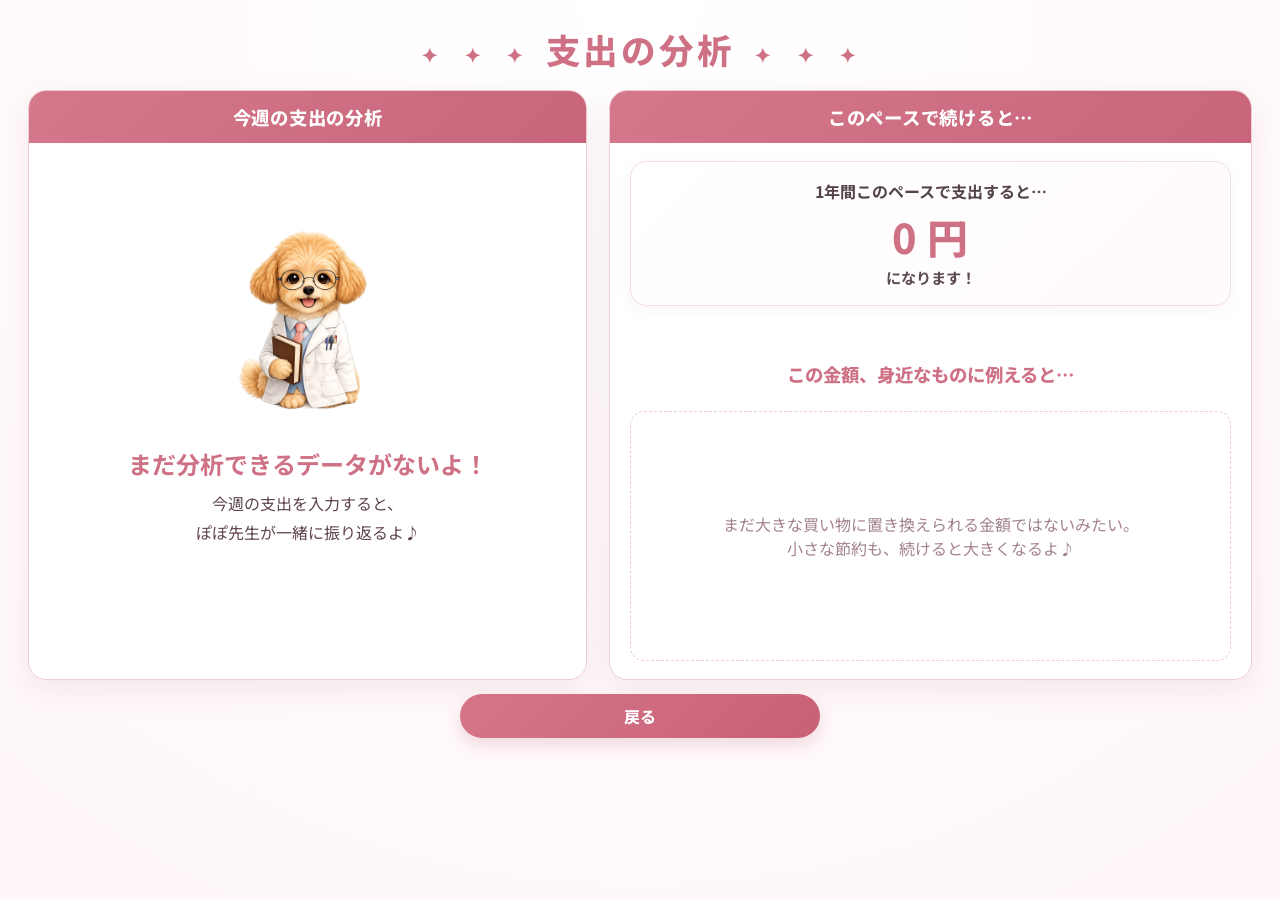
<file: advice.html>
<!doctype html>
<html lang="ja">
  <head>
    <meta charset="UTF-8" />

    <meta
      name="viewport"
      content="width=device-width, initial-scale=1.0"
    />

    <title>分析 | 節約チェッカー</title>

    <link
      rel="preconnect"
      href="https://fonts.googleapis.com"
    />

    <link
      rel="preconnect"
      href="https://fonts.gstatic.com"
      crossorigin
    />

    <link
      href="https://fonts.googleapis.com/css2?family=Noto+Sans+JP:wght@400;500;600;700;800&display=swap"
      rel="stylesheet"
    />

    <link
      rel="stylesheet"
      href="css/advice.css"
    />

    <link
      rel="stylesheet"
      href="https://cdnjs.cloudflare.com/ajax/libs/font-awesome/6.5.2/css/all.min.css"
    />
  </head>

  <body>
    <main class="container">

      <!-- ページタイトル -->
      <h1 class="page-title">
        <span
          class="title-decoration"
          aria-hidden="true"
        >
          ✦　✦　✦
        </span>

        <span data-i18n="analysisPageTitle">
          支出の分析
        </span>

        <span
          class="title-decoration"
          aria-hidden="true"
        >
          ✦　✦　✦
        </span>
      </h1>

      <!-- 分析エリア -->
      <div class="advice-layout">

        <!-- 左側 -->
        <section class="advice-panel advice-left">
          <h2
            class="panel-title"
            data-i18n="weeklyExpenseAnalysis"
          >
            今週の支出の分析
          </h2>

          <!-- JavaScriptでぽぽ先生の分析内容を表示 -->
          <div
            id="result-desc"
            class="panel-body"
            aria-live="polite"
            aria-label="支出の分析結果"
            data-i18n-aria-label="analysisResult"
          ></div>
        </section>

        <!-- 右側 -->
        <section class="advice-panel advice-right">
          <h2
            class="panel-title"
            data-i18n="continueAtThisPace"
          >
            このペースで続けると…
          </h2>

          <!-- JavaScriptで未来の価値と画像を表示 -->
          <div
            id="future"
            class="panel-body"
            aria-live="polite"
            aria-label="今の支出を続けた場合の結果"
            data-i18n-aria-label="futureValueResult"
          ></div>
        </section>
      </div>

      <!-- 戻るボタン -->
      <div class="btn-group">
        <button
          type="button"
          onclick="goBackSmart()"
          class="btn-back"
          data-i18n="back"
        >
          戻る
        </button>
      </div>
    </main>

    <script src="js/advice-messages.js"></script>
    <script src="js/advice-page.js"></script>
  </body>
</html>
</file>
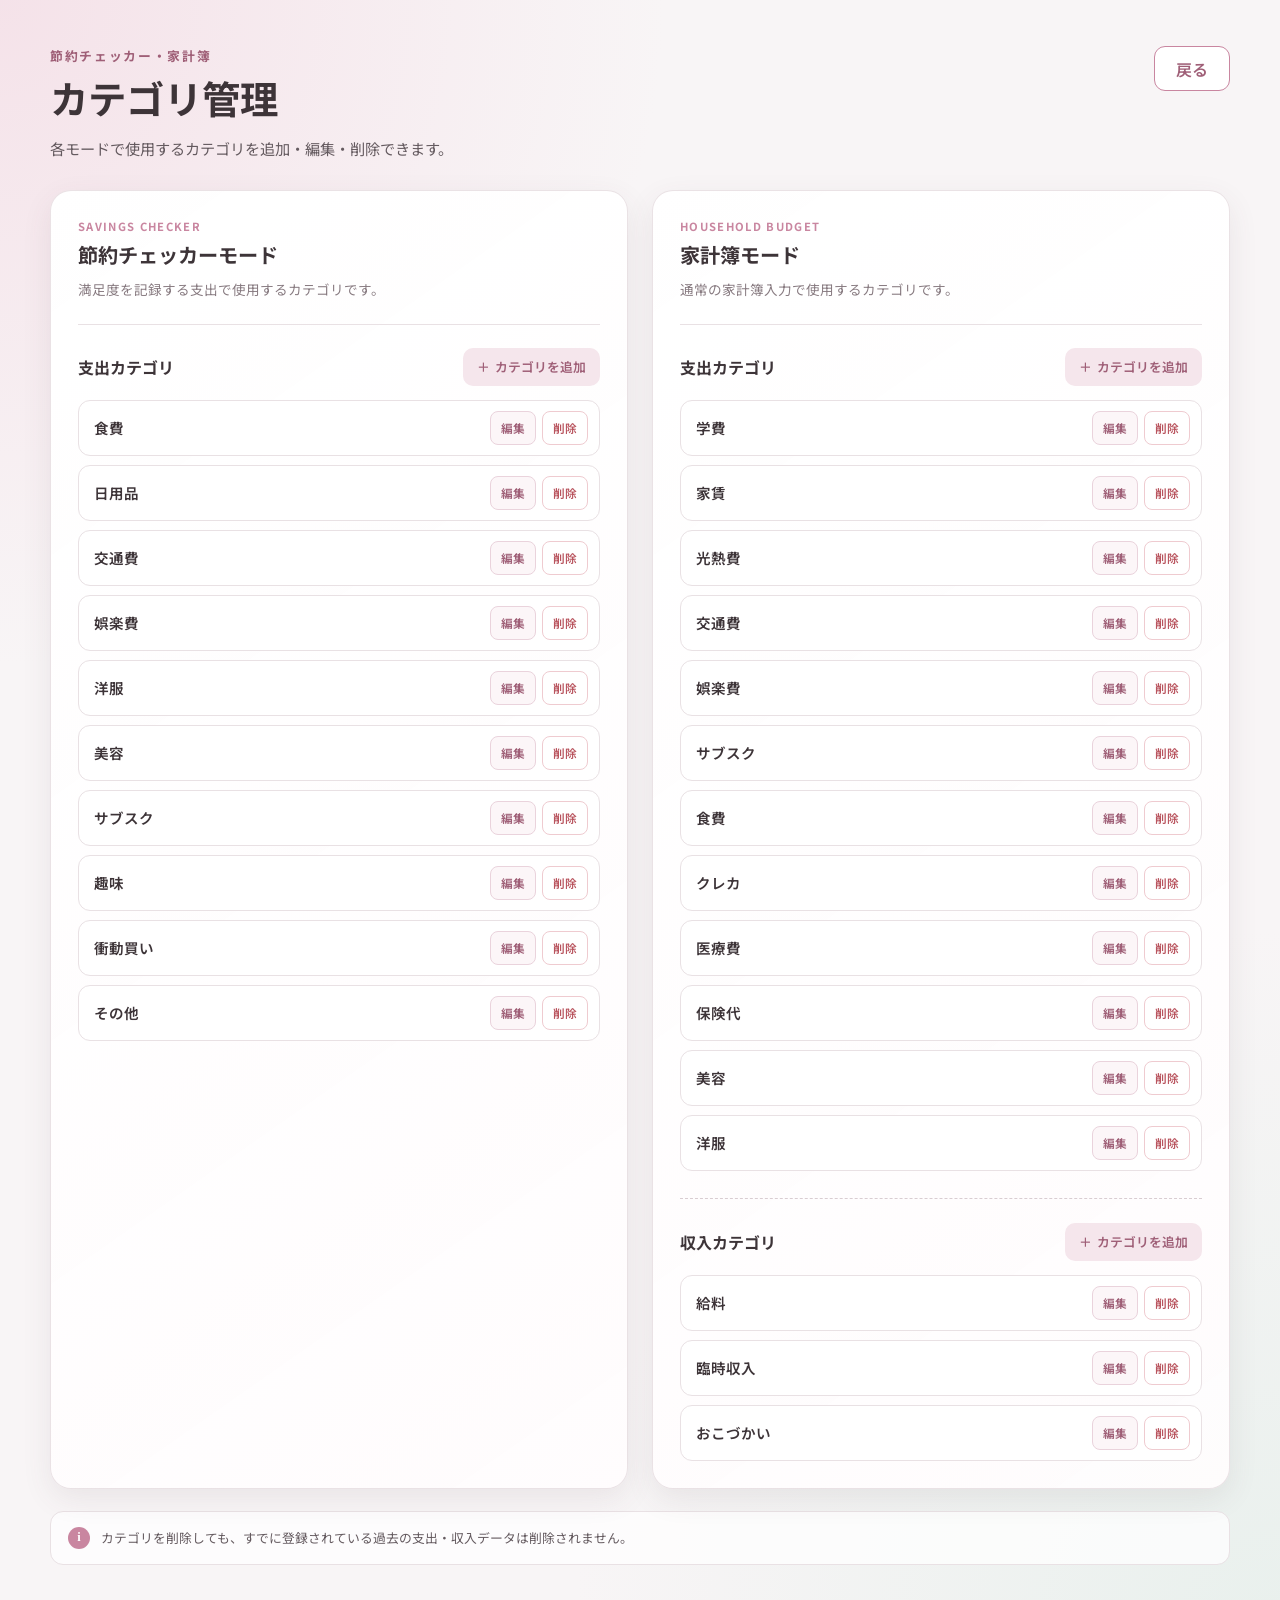
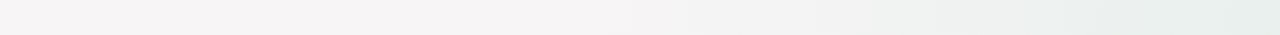
<file: category.html>
<!doctype html>
<html lang="ja">
  <head>
    <meta charset="UTF-8" />

    <meta
      name="viewport"
      content="width=device-width, initial-scale=1.0"
    />

    <title>カテゴリ管理 | 節約チェッカー</title>

    <link rel="stylesheet" href="css/category.css" />
  </head>

  <body>
    <main class="container">
      <!-- ==============================
           ヘッダー
      ============================== -->

      <header class="page-header">
        <div class="title-area">
          <p class="app-name" data-i18n="appName">
            節約チェッカー・家計簿
          </p>

          <h1 data-i18n="pageTitle">
            カテゴリ管理
          </h1>

          <p class="page-description" data-i18n="pageDescription">
            各モードで使用するカテゴリを追加・編集・削除できます。
          </p>
        </div>

        <div class="header-actions">
      <button
        type="button"
        id="back-button"
        class="back-button"
        data-i18n="back"
      >
       戻る
     </button>
    </div>

      </header>

      <!-- ==============================
           メッセージ
      ============================== -->

      <div
        id="message-area"
        class="message-area"
        role="status"
        aria-live="polite"
        hidden
      ></div>

      <!-- ==============================
           カテゴリ一覧
      ============================== -->

      <section class="mode-grid">
        <!-- 節約チェッカーモード -->

        <article class="mode-card">
          <div class="mode-card-header">
            <p class="mode-label">
              SAVINGS CHECKER
            </p>

            <h2 data-i18n="checkerMode">
              節約チェッカーモード
            </h2>

            <p
              class="mode-description"
              data-i18n="checkerDescription"
            >
              満足度を記録する支出で使用するカテゴリです。
            </p>
          </div>

          <div class="category-section">
            <div class="category-heading">
              <h3 data-i18n="expenseCategory">
                支出カテゴリ
              </h3>

              <button
                type="button"
                class="add-button"
                data-mode="checker"
                data-type="expense"
              >
                <span aria-hidden="true">＋</span>

                <span data-i18n="addCategory">
                  カテゴリを追加
                </span>
              </button>
            </div>

            <div
              id="checker-expense-list"
              class="category-list"
            ></div>
          </div>
        </article>

        <!-- 家計簿モード -->

        <article class="mode-card">
          <div class="mode-card-header">
            <p class="mode-label">
              HOUSEHOLD BUDGET
            </p>

            <h2 data-i18n="householdMode">
              家計簿モード
            </h2>

            <p
              class="mode-description"
              data-i18n="householdDescription"
            >
              通常の家計簿入力で使用するカテゴリです。
            </p>
          </div>

          <!-- 家計簿モード・支出 -->

          <div class="category-section">
            <div class="category-heading">
              <h3 data-i18n="expenseCategory">
                支出カテゴリ
              </h3>

              <button
                type="button"
                class="add-button"
                data-mode="household"
                data-type="expense"
              >
                <span aria-hidden="true">＋</span>

                <span data-i18n="addCategory">
                  カテゴリを追加
                </span>
              </button>
            </div>

            <div
              id="household-expense-list"
              class="category-list"
            ></div>
          </div>

          <!-- 家計簿モード・収入 -->

          <div class="category-section income-section">
            <div class="category-heading">
              <h3 data-i18n="incomeCategory">
                収入カテゴリ
              </h3>

              <button
                type="button"
                class="add-button"
                data-mode="household"
                data-type="income"
              >
                <span aria-hidden="true">＋</span>

                <span data-i18n="addCategory">
                  カテゴリを追加
                </span>
              </button>
            </div>

            <div
              id="household-income-list"
              class="category-list"
            ></div>
          </div>
        </article>
      </section>

      <!-- ==============================
           カテゴリ追加・編集フォーム
      ============================== -->

      <section
        id="category-editor"
        class="editor-card"
        hidden
      >
        <div class="editor-header">
          <div>
            <p
              id="editor-context"
              class="editor-context"
            ></p>

            <h2 id="editor-title">
              カテゴリを追加
            </h2>

            <p
              class="editor-description"
              data-i18n="editorDescription"
            >
              日本語名は必須です。ほかの言語が未入力の場合は、日本語名が表示されます。
            </p>
          </div>

          <button
            type="button"
            id="editor-close-button"
            class="editor-close-button"
            aria-label="閉じる"
          >
            ×
          </button>
        </div>

        <form id="category-form">
          <input
            type="hidden"
            id="editing-category-id"
          />

          <input
            type="hidden"
            id="editing-mode"
          />

          <input
            type="hidden"
            id="editing-type"
          />

          <div
            id="translation-fields"
            class="translation-grid"
          ></div>

          <div class="form-actions">
            <button
              type="submit"
              class="save-button"
              data-i18n="save"
            >
              保存する
            </button>

            <button
              type="button"
              id="cancel-button"
              class="cancel-button"
              data-i18n="cancel"
            >
              キャンセル
            </button>
          </div>
        </form>
      </section>

      <!-- ==============================
           注意書き
      ============================== -->

      <aside class="notice-card">
        <span class="notice-icon" aria-hidden="true">
          i
        </span>

        <p data-i18n="deleteNotice">
          カテゴリを削除しても、すでに登録されている過去の支出・収入データは削除されません。
        </p>
      </aside>
    </main>

    <script src="js/category.js"></script>
  </body>
</html>
</file>
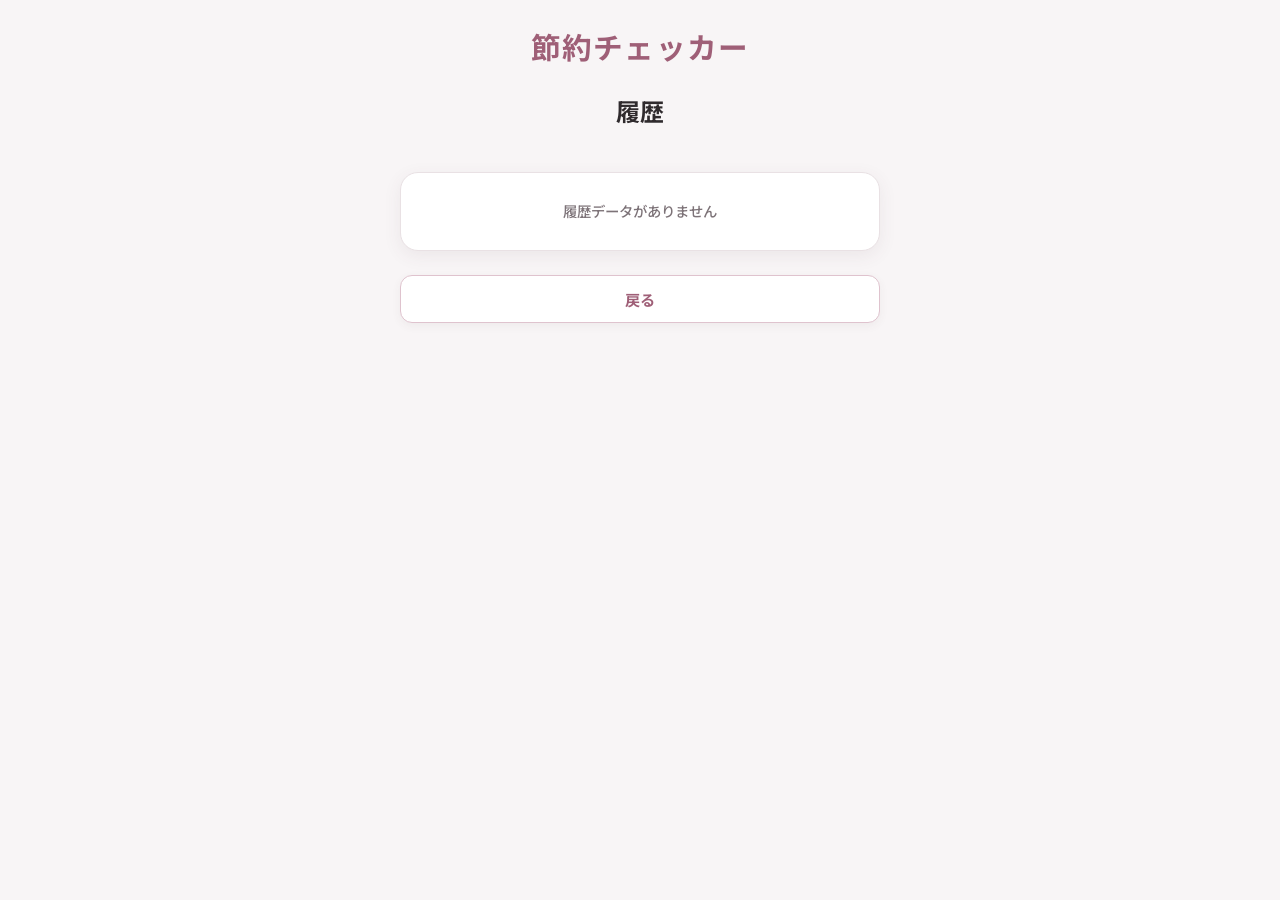
<file: history.html>
<!doctype html>
<html lang="ja">
  <head>
    <meta charset="UTF-8" />

    <meta
      name="viewport"
      content="width=device-width, initial-scale=1.0"
    />

    <title>履歴 | 節約チェッカー</title>

    <link
      rel="stylesheet"
      href="css/history.css"
    />
  </head>

  <body>
    <div class="container">
      <h1 data-i18n="appName">
        節約チェッカー
      </h1>

      <h2 data-i18n="historyTitle">
        履歴
      </h2>

      <div
        id="history-container"
        aria-live="polite"
      ></div>

      <div class="btn-group">
        <button
          type="button"
          onclick="window.location.href = 'index.html'"
          class="btn-back"
          data-i18n="back"
        >
          戻る
        </button>
      </div>
    </div>

    <script src="js/history-page.js"></script>
  </body>
</html>
</file>
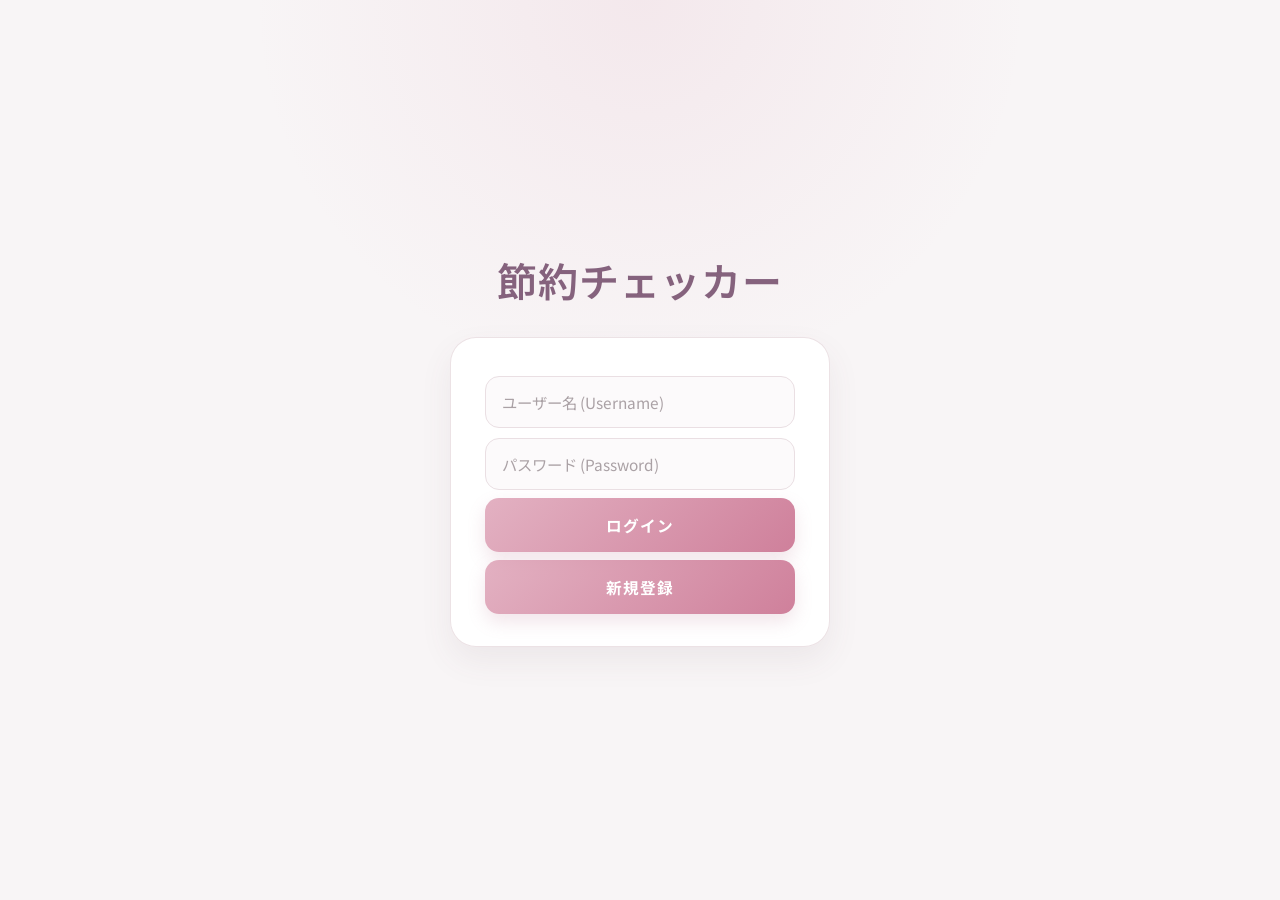
<file: login.html>
<!doctype html>
<html lang="ja">
  <head>
    <meta charset="UTF-8" />
    <meta name="viewport" content="width=device-width, initial-scale=1.0" />
    <title>節約チェッカー</title>
    <link rel="stylesheet" href="css/login.css" />
  </head>
  <body>
    <div class="container">
      <div id="login-screen">
        <h2>節約チェッカー</h2>
        <div class="card">
          <input
            type="text"
            id="username"
            placeholder="ユーザー名 (Username)"
          />
          <input
            type="password"
            id="password"
            placeholder="パスワード (Password)"
          />

          <button onclick="handleLogin()" class="btn-tsuika">ログイン</button>
          <button
            onclick="handleRegister()"
            class="btn-ocr"
            style="margin-top: 8px"
          >
            新規登録
          </button>
        </div>
      </div>
    </div>

    <script src="js/login.js"></script>
  </body>
</html>
</file>
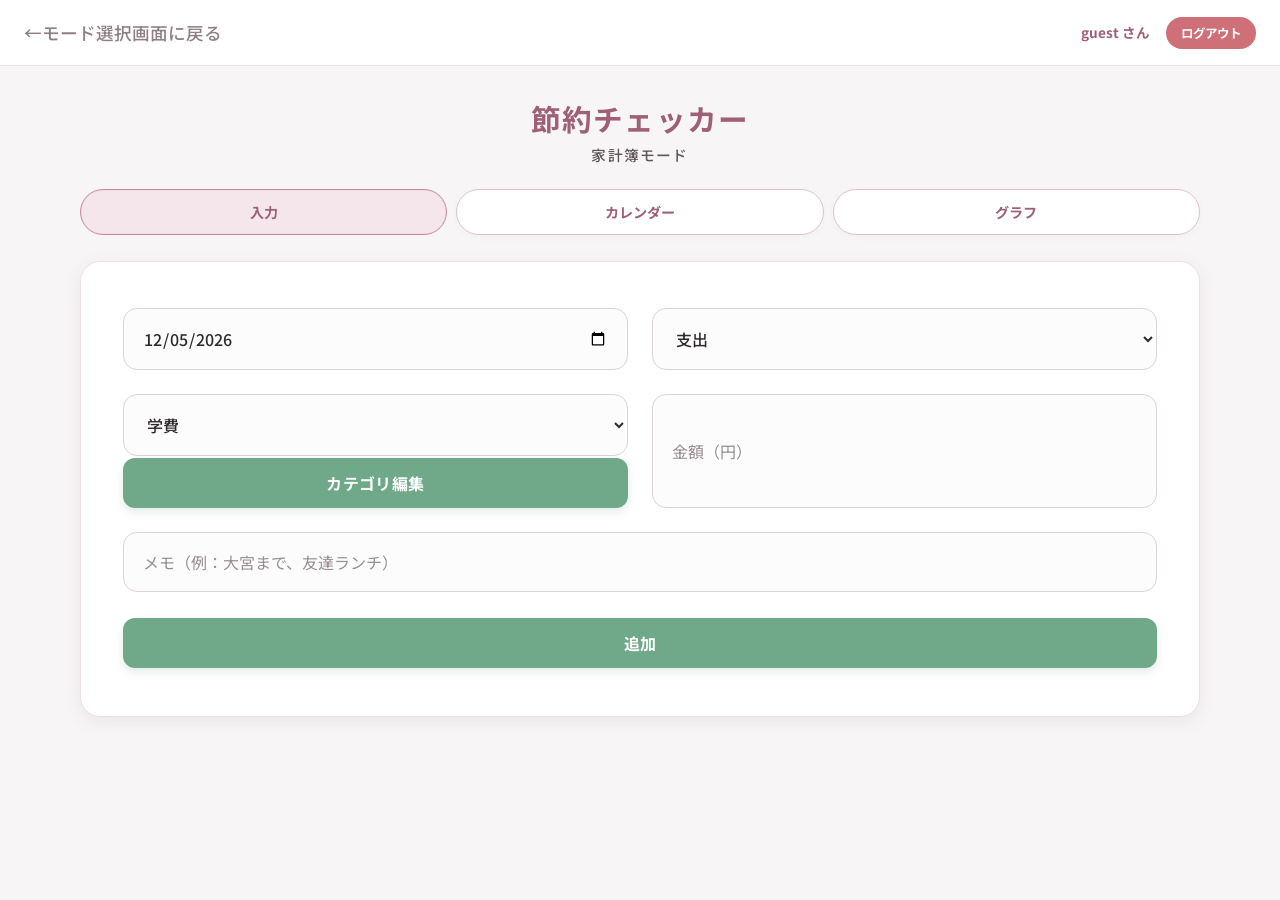
<file: normal.html>
<!doctype html>
<html lang="ja">
  <head>
    <meta charset="UTF-8" />

    <meta
      name="viewport"
      content="width=device-width, initial-scale=1.0"
    />

    <title>節約チェッカー | 家計簿モード</title>

    <link
      href="https://fonts.googleapis.com/css2?family=Noto+Sans+JP:wght@400;500;700&display=swap"
      rel="stylesheet"
    />

    <link
      rel="stylesheet"
      href="css/normal.css"
    />
  </head>

  <body>
    <!-- =========================
         ログインユーザー・ログアウト
    ========================== -->
    <header class="logout-wrapper">
      <button
        type="button"
        class="btn-back-mode"
        onclick="location.href='page1.html'"
      >

        <span data-i18n="backToMode">
          ←モード選択画面に戻る
        </span>
      </button>

      <div class="account-area">
        <span
          id="user-display"
          class="user-status"
        ></span>

        <button
          type="button"
          class="btn-logout"
          onclick="handleLogout()"
        >

          <span data-i18n="logout">
            ログアウト
          </span>
        </button>
      </div>
    </header>

    <!-- =========================
         メイン画面
    ========================== -->
    <main class="container">
      <div class="page-heading">
        <h1 data-i18n="appTitle">
          節約チェッカー
        </h1>

        <p data-i18n="householdMode">
          家計簿モード
        </p>
      </div>

      <!-- =========================
           ナビゲーション
      ========================== -->
      <nav
        class="nav"
        aria-label="メインメニュー"
        data-i18n-aria-label="mainMenu"
      >
        <button
          type="button"
          class="nav-btn active"
          disabled
          aria-current="page"
          data-i18n="input"
        >
          入力
        </button>

        <button
          type="button"
          class="nav-btn"
          onclick="location.href='calendar.html'"
          data-i18n="calendar"
        >
          カレンダー
        </button>

        <button
          type="button"
          class="nav-btn"
          onclick="location.href='graph.html'"
          data-i18n="graph"
        >
          グラフ
        </button>
      </nav>

      <!-- =========================
           入力カード
      ========================== -->
      <section class="card">
        <div class="input-area">

          <!-- 日付 -->
          <input
            type="date"
            id="date"
            aria-label="日付"
            data-i18n-aria-label="date"
          />

          <!-- 収入・支出 -->
          <select
            id="type"
            onchange="changeCategory()"
            aria-label="収入または支出"
            data-i18n-aria-label="typeSelection"
          >
            <option
              value="支出"
              data-i18n="expense"
            >
              支出
            </option>

            <option
              value="収入"
              data-i18n="income"
            >
              収入
            </option>
          </select>

          <!-- =========================
               カテゴリ選択
          ========================== -->
          <div class="category-select-row">
            <div class="category-select-wrap">
              <select
                id="category"
                aria-label="カテゴリ"
                data-i18n-aria-label="category"
              ></select>
            </div>

            <button
              type="button"
              class="category-edit-button"
              onclick="location.href='category.html?from=household'"
              data-i18n="editCategories"
            >
              カテゴリ編集
            </button>
          </div>

          <!-- 金額 -->
          <input
            type="number"
            id="amount"
            placeholder="金額（円）"
            data-i18n-placeholder="amountPlaceholder"
            aria-label="金額"
            data-i18n-aria-label="amount"
          />

          <!-- メモ -->
          <input
            type="text"
            id="memo"
            placeholder="メモ（例：大宮まで、友達ランチ）"
            data-i18n-placeholder="memoPlaceholder"
            aria-label="メモ"
            data-i18n-aria-label="memo"
          />

          <!-- 追加 -->
          <button
            type="button"
            onclick="addData()"
            data-i18n="add"
          >
            追加
          </button>

          
        </div>
      </section>
    </main>

    

    <script src="js/normal.js"></script>
  </body>
</html>
</file>
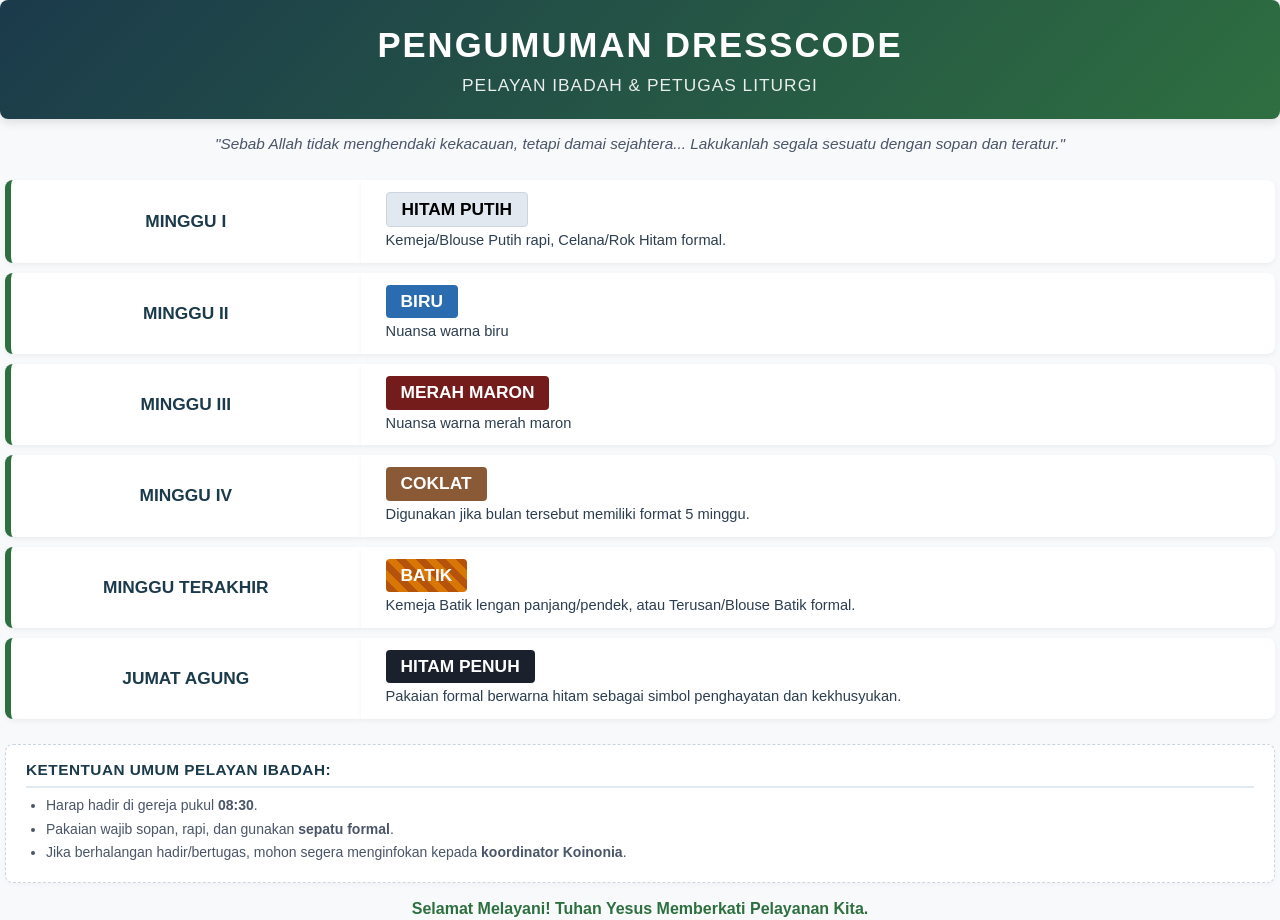
<file: tesss.html>
<!doctype html>
<html lang="id">
  <head>
    <meta charset="UTF-8" />
    <title>Dresscode Pelayan Ibadah V3</title>
    <style>
      @page {
        size: A4 portrait;
        margin: 10mm 10mm;
        background-color: #f7f9fa;
      }

      *,
      *::before,
      *::after {
        box-sizing: border-box;
      }

      body {
        font-family: "Arial", "Helvetica", sans-serif;
        margin: 0;
        padding: 0;
        color: #2c3e50;
        background-color: #f7f9fa;
        line-height: 1.35;
      }

      /* Banner Atas / Header */
      .header-banner {
        background: linear-gradient(135deg, #1b3a4b 0%, #2e6f40 100%);
        color: #ffffff;
        text-align: center;
        padding: 22px 20px;
        border-radius: 8px;
        margin-bottom: 15px;
        box-shadow: 0 4px 10px rgba(0, 0, 0, 0.1);
      }

      .header-banner h1 {
        font-size: 26pt;
        margin: 0 0 5px 0;
        text-transform: uppercase;
        letter-spacing: 2px;
        font-weight: bold;
      }

      .header-banner p {
        font-size: 13pt;
        margin: 0;
        opacity: 0.9;
        letter-spacing: 1px;
      }

      /* Container Utama */
      .main-container {
        padding: 0 5px;
      }

      /* Deskripsi Singkat */
      .intro-text {
        text-align: center;
        font-size: 11.5pt;
        margin-bottom: 15px;
        color: #4a5568;
        font-style: italic;
        font-weight: 500;
      }

      /* Grid Jadwal Mingguan menggunakan Table Layout */
      .schedule-table {
        display: table;
        width: 100%;
        border-collapse: separate;
        border-spacing: 0 10px;
        margin-bottom: 15px;
      }

      .schedule-row {
        display: table-row;
      }

      .schedule-cell-left {
        display: table-cell;
        width: 28%;
        background-color: #ffffff;
        vertical-align: middle;
        padding: 12px;
        font-weight: bold;
        font-size: 13pt;
        color: #1b3a4b;
        text-align: center;
        border-top-left-radius: 8px;
        border-bottom-left-radius: 8px;
        border-left: 6px solid #2e6f40;
        box-shadow: 0 2px 5px rgba(0, 0, 0, 0.05);
      }

      .schedule-cell-right {
        display: table-cell;
        width: 72%;
        background-color: #ffffff;
        vertical-align: middle;
        padding: 12px 25px;
        border-top-right-radius: 8px;
        border-bottom-right-radius: 8px;
        box-shadow: 0 2px 5px rgba(0, 0, 0, 0.05);
      }

      /* Warna & Label */
      .color-badge {
        display: inline-block;
        padding: 5px 15px;
        font-size: 13pt;
        font-weight: bold;
        border-radius: 4px;
        text-transform: uppercase;
        text-align: center;
      }

      /* Definisi Palet Warna */
      .bg-hitam-putih {
        background-color: #e2e8f0;
        color: #000000;
        border: 1px solid #cbd5e1;
      }
      .bg-biru {
        background-color: #2b6cb0;
        color: #ffffff;
      }
      .bg-maron {
        background-color: #741b1b;
        color: #ffffff;
      }
      .bg-coklat {
        background-color: #8a5a36;
        color: #ffffff;
      }
      .bg-batik {
        background-color: #d97706;
        color: #ffffff;
        background-image: linear-gradient(
          45deg,
          #d97706 25%,
          #b45309 25%,
          #b45309 50%,
          #d97706 50%,
          #d97706 75%,
          #b45309 75%,
          #b45309 100%
        );
        background-size: 20px 20px;
      }
      .bg-jumat-agung {
        background-color: #1a202c;
        color: #ffffff;
      }

      .note-text {
        font-size: 11pt;
        color: #2c3e50;
        margin-top: 4px;
        font-weight: 500;
      }

      /* Footer / Ketentuan Tambahan */
      .footer-rules {
        background-color: #ffffff;
        border-radius: 8px;
        padding: 15px 20px;
        margin-top: 5px;
        border: 1px dashed #cbd5e1;
        box-shadow: 0 2px 5px rgba(0, 0, 0, 0.03);
      }

      .footer-rules h3 {
        margin: 0 0 8px 0;
        font-size: 11.5pt;
        color: #1b3a4b;
        text-transform: uppercase;
        letter-spacing: 0.5px;
        border-bottom: 2px solid #e2e8f0;
        padding-bottom: 5px;
      }

      .footer-rules ul {
        margin: 0;
        padding-left: 20px;
        font-size: 10.5pt;
        color: #4a5568;
      }

      .footer-rules li {
        margin-bottom: 5px;
      }

      .footer-note {
        text-align: center;
        margin-top: 15px;
        font-size: 12pt;
        font-weight: bold;
        color: #2e6f40;
      }
    </style>
  </head>
  <body>
    <!-- Header Banner -->
    <div class="header-banner">
      <h1>PENGUMUMAN DRESSCODE</h1>
      <p>PELAYAN IBADAH & PETUGAS LITURGI</p>
    </div>

    <div class="main-container">
      <div class="intro-text">
        "Sebab Allah tidak menghendaki kekacauan, tetapi damai sejahtera...
        Lakukanlah segala sesuatu dengan sopan dan teratur."
      </div>

      <!-- Tabel Jadwal -->
      <div class="schedule-table">
        <!-- Minggu 1 -->
        <div class="schedule-row">
          <div class="schedule-cell-left">MINGGU I</div>
          <div class="schedule-cell-right">
            <div class="color-badge bg-hitam-putih">Hitam Putih</div>
            <div class="note-text">
              Kemeja/Blouse Putih rapi, Celana/Rok Hitam formal.
            </div>
          </div>
        </div>

        <!-- Minggu 2 -->
        <div class="schedule-row">
          <div class="schedule-cell-left">MINGGU II</div>
          <div class="schedule-cell-right">
            <div class="color-badge bg-biru">Biru</div>
            <div class="note-text">Nuansa warna biru</div>
          </div>
        </div>

        <!-- Minggu 3 -->
        <div class="schedule-row">
          <div class="schedule-cell-left">MINGGU III</div>
          <div class="schedule-cell-right">
            <div class="color-badge bg-maron">Merah Maron</div>
            <div class="note-text">Nuansa warna merah maron</div>
          </div>
        </div>

        <!-- Minggu 4 -->
        <div class="schedule-row">
          <div class="schedule-cell-left">MINGGU IV</div>
          <div class="schedule-cell-right">
            <div class="color-badge bg-coklat">Coklat</div>
            <div class="note-text">
              Digunakan jika bulan tersebut memiliki format 5 minggu.
            </div>
          </div>
        </div>

        <!-- Minggu Terakhir -->
        <div class="schedule-row">
          <div class="schedule-cell-left">MINGGU TERAKHIR</div>
          <div class="schedule-cell-right">
            <div class="color-badge bg-batik">Batik</div>
            <div class="note-text">
              Kemeja Batik lengan panjang/pendek, atau Terusan/Blouse Batik
              formal.
            </div>
          </div>
        </div>

        <!-- Ibadah Khusus -->
        <div class="schedule-row">
          <div class="schedule-cell-left">JUMAT AGUNG</div>
          <div class="schedule-cell-right">
            <div class="color-badge bg-jumat-agung">Hitam penuh</div>
            <div class="note-text">
              Pakaian formal berwarna hitam sebagai simbol penghayatan dan
              kekhusyukan.
            </div>
          </div>
        </div>
      </div>

      <!-- Ketentuan Tambahan -->
      <div class="footer-rules">
        <h3>Ketentuan Umum Pelayan Ibadah:</h3>
        <ul>
          <li>Harap hadir di gereja pukul <strong>08:30</strong>.</li>
          <li>
            Pakaian wajib sopan, rapi, dan gunakan
            <strong>sepatu formal</strong>.
          </li>
          <li>
            Jika berhalangan hadir/bertugas, mohon segera menginfokan kepada
            <strong>koordinator Koinonia</strong>.
          </li>
        </ul>
      </div>

      <div class="footer-note">
        Selamat Melayani! Tuhan Yesus Memberkati Pelayanan Kita.
      </div>
    </div>
  </body>
</html>
</file>
<file: css/advice.css>
/* ========================================
   基本設定
======================================== */

:root {
  --primary: #cf7185;
  --primary-dark: #b95f73;
  --primary-soft: #fff1f4;
  --primary-pale: #fff8f9;
  --border: #f0cbd3;
  --border-light: #f4dde2;
  --text: #5f464b;
  --text-sub: #755c61;
  --white: #ffffff;

  --shadow:
    0 10px 30px
    rgba(153, 91, 106, 0.11);
}

* {
  box-sizing: border-box;
  margin: 0;
  padding: 0;
}

html,
body {
  width: 100%;
  min-height: 100%;
}

body {
  min-height: 100vh;
  overflow-x: hidden;
  overflow-y: auto;

  background:
    radial-gradient(
      circle at top,
      #ffffff 0%,
      #fffafb 48%,
      #fff7f8 100%
    );

  color: var(--text);

  font-family:
    "Noto Sans JP",
    "Hiragino Sans",
    "Yu Gothic",
    sans-serif;
}

button,
input,
select,
textarea {
  font: inherit;
}


/* ========================================
   ページ全体
======================================== */

.container {
  width: 100%;
  max-width: 1300px;
  min-height: 100vh;

  margin: 0 auto;
  padding: 24px 28px 40px;
}

.page-title {
  margin-bottom: 16px;

  color: var(--primary);

  font-size:
    clamp(1.7rem, 2.7vw, 2.8rem);

  font-weight: 800;
  letter-spacing: 0.08em;
  text-align: center;
}

.title-decoration {
  display: inline-block;

  margin: 0 9px;

  font-size: 0.58em;

  vertical-align: middle;
}


/* ========================================
   左右パネル
======================================== */

.advice-layout {
  display: grid;
  grid-template-columns:
    minmax(0, 1fr)
    minmax(0, 1.15fr);

  gap: 22px;
  width: 100%;

  align-items: stretch;
}

.advice-panel {
  min-width: 0;
  height: 100%;

  overflow: hidden;

  border: 1px solid var(--border);
  border-radius: 18px;

  background:
    rgba(255, 255, 255, 0.94);

  box-shadow: var(--shadow);
}

.panel-title {
  padding: 13px 18px;

  background:
    linear-gradient(
      135deg,
      #d5788b,
      #c8657a
    );

  color: var(--white);

  font-size: 1.15rem;
  font-weight: 800;
  letter-spacing: 0.04em;
  text-align: center;
}

.panel-body {
  min-height: 0;

  padding: 18px 20px;
}


/* ========================================
   左：ぽぽ先生
======================================== */

.diagnosis-box {
  height: 100%;
}

.teacher-area {
  display: grid;

  grid-template-columns:
    190px minmax(0, 1fr);

  gap: 14px;

  width: 100%;

  align-items: center;

  margin-bottom: 14px;
}

.teacher-img-wrap {
  display: flex;

  align-items: flex-end;
  justify-content: center;

  min-height: 205px;
}

.teacher-img {
  display: block;

  width: 100%;
  max-width: 190px;
  max-height: 215px;

  object-fit: contain;
  object-position: center bottom;
}

.teacher-speech {
  position: relative;

  padding: 17px 18px;

  border: 3px solid #f1bdc8;
  border-radius: 30px;

  background: #ffffff;

  color: #4d3c40;

  font-size: 0.9rem;
  font-weight: 600;
  line-height: 1.8;
  text-align: left;

  box-shadow:
    0 7px 18px
    rgba(177, 104, 121, 0.08);
}

.teacher-speech::before {
  content: "";

  position: absolute;

  top: 50%;
  left: -18px;

  width: 28px;
  height: 28px;

  transform:
    translateY(-50%)
    rotate(45deg);

  border-bottom:
    3px solid #f1bdc8;

  border-left:
    3px solid #f1bdc8;

  background: #ffffff;
}

.teacher-name {
  display: block;

  margin-bottom: 5px;

  color: var(--primary);

  font-weight: 800;
}

.analysis-section {
  padding: 14px 10px;

  border-top:
    2px dashed #efc4cd;
}

.analysis-section:last-child {
  padding-bottom: 4px;
}

.analysis-heading {
  display: flex;

  align-items: center;

  gap: 9px;

  margin-bottom: 10px;

  color: var(--primary);

  font-size: 1rem;
  font-weight: 800;
  text-align: left;
}


.summary-list {
  display: grid;

  gap: 7px;

  padding-left: 40px;
}

.summary-row {
  display: grid;

  grid-template-columns:
    1fr auto;

  gap: 14px;

  color: #4e4043;

  font-size: 0.88rem;
  text-align: left;
}

.summary-row strong {
  color: var(--primary-dark);

  font-weight: 800;

  white-space: nowrap;
}

.improvement-list {
  display: grid;
  gap: 12px;

  padding-left: 8px;
  padding-right: 4px;

  list-style: none;
}

.improvement-list li {
  position: relative;
  padding-left: 32px;

  color: #55464a;
  font-size: 0.9rem;
  line-height: 1.75;
  text-align: left;

  /* 日本語の不自然な折り返しを減らす */
  line-break: strict;
  word-break: normal;
  overflow-wrap: break-word;
  hanging-punctuation: allow-end;
}

.improvement-list li::before {
  content: "✓";

  position: absolute;
  top: 0.3em;
  left: 0;

  display: grid;
  place-items: center;

  width: 20px;
  height: 20px;

  border-radius: 50%;
  background: #df8798;
  color: #ffffff;

  font-size: 0.72rem;
  font-weight: 800;
  line-height: 1;
}

.week-message {
  display: grid;

  grid-template-columns:
    38px minmax(0, 1fr);

  gap: 10px;

  align-items: center;

  margin-top: 2px;
  padding: 12px 14px;

  border-radius: 14px;

  background:
    linear-gradient(
      135deg,
      #fff2f4,
      #fff8f9
    );

  text-align: left;
}


.week-message h3 {
  margin-bottom: 3px;

  color: var(--primary);

  font-size: 0.93rem;
}

.week-message p {
  color: #57484b;

  font-size: 0.8rem;
  line-height: 1.55;
}

.empty-message {
  display: grid;

  place-items: center;

  min-height: 440px;

  padding: 30px;

  text-align: center;
}

.empty-message .teacher-img {
  max-width: 230px;

  margin: 0 auto 15px;
}

.empty-message h2 {
  margin-bottom: 8px;

  color: var(--primary);
}

.empty-message p {
  line-height: 1.8;
}


/* ========================================
   右：未来の価値と画像
======================================== */

.future-box {
  margin-bottom: 14px;
  padding: 17px 20px;

  border:
    1px solid var(--border-light);

  border-radius: 16px;

  background:
    linear-gradient(
      135deg,
      #ffffff,
      #fffafb
    );

  text-align: center;

  box-shadow:
    0 5px 15px
    rgba(148, 94, 107, 0.06);
}

.future-box h2 {
  margin-bottom: 3px;

  color: #544447;

  font-size: 1rem;
  font-weight: 700;
}

.future-box h1 {
  margin: 0;

  color: var(--primary);

  font-size:
    clamp(1.9rem, 3.2vw, 3rem);

  font-weight: 800;
  letter-spacing: 0.02em;
}

.future-box p {
  color: #5c4b4f;

  font-size: 0.95rem;
  font-weight: 700;
}

.section-title {
  margin-top: 55px;
  margin-right: 0;
  margin-bottom: 22px;
  margin-left: 0;

  color: var(--primary);
  font-size: 1.15rem;
  font-weight: 800;
  line-height: 1.5;
  text-align: center;
}
.items-grid {
  display: grid;
  grid-template-columns: repeat(2, minmax(0, 1fr));
  gap: 12px;

  width: 100%;
  min-width: 0;
}

.advice-item {
  width: 100%;
  min-width: 0;
  max-width: 100%;

  overflow: hidden;

  border: 1px solid #f0dce1;
  border-radius: 14px;

  background: #ffffff;

  box-shadow:
    0 5px 13px
    rgba(108, 75, 83, 0.07);

  transition:
    transform 0.25s ease,
    box-shadow 0.25s ease;
}

.advice-item p {
  min-height: 45px;
  margin: 0;
  padding: 8px 8px 9px;

  color: #514347;

  font-size: 0.9rem;
  font-weight: 700;
  line-height: 1.45;
  text-align: center;
}

.summary-img {
  display: block;

  width: 100%;
  max-width: 100%;
  height: 140px;

  object-fit: cover;

  margin: 0;
  border-radius: 0;

  transition:
    transform 0.35s ease,
    filter 0.35s ease;
}

.advice-right,
#future {
  width: 100%;
  min-width: 0;
  max-width: 100%;
  overflow: hidden;
}

.no-future-item {
  grid-column: 1 / -1;

  display: grid;

  place-items: center;

  min-height: 250px;

  padding: 25px;

  border: 1px dashed var(--border);
  border-radius: 14px;

  color: #a3838b;

  text-align: center;
}


/* ========================================
   ボタン
======================================== */

.btn-group {
  display: flex;

  justify-content: center;

  margin-top: 14px;
}

.btn-back {
  width: min(360px, 100%);

  padding: 10px 20px;

  border: none;
  border-radius: 999px;

  background:
    linear-gradient(
      135deg,
      #d67589,
      #c86076
    );

  color: #ffffff;

  font-weight: 800;

  cursor: pointer;

  box-shadow:
    0 7px 16px
    rgba(178, 92, 112, 0.2);

  transition:
    transform 0.18s ease,
    opacity 0.18s ease;
}

.btn-back:hover {
  transform: translateY(-2px);

  opacity: 0.92;
}

.btn-back:active {
  transform: translateY(0);
}


/* ========================================
   ホバー
======================================== */

@media (hover: hover) {
  .advice-item:hover {
    transform:
      translateY(-4px);

    box-shadow:
      0 11px 24px
      rgba(104, 70, 78, 0.15);
  }

  .advice-item:hover .summary-img {
    transform: scale(1.035);

    filter:
      brightness(1.05)
      saturate(1.05);
  }
}
@media (max-width: 1050px) {
  .advice-layout {
    grid-template-columns: 1fr;
  }

  .container {
    max-width: 760px;
  }
}

.analysis-icon {
  display: inline-grid;
  place-items: center;

  width: 42px;
  height: 42px;
  flex: 0 0 42px;

  border-radius: 50%;
  background: #fff1f4;

  color: #cf7185;
  font-size: 1.3rem;

  box-shadow:
    0 4px 10px
    rgba(207, 113, 133, 0.14);
}

.week-message-icon {
  display: inline-grid;
  place-items: center;

  width: 44px;
  height: 44px;

  border-radius: 50%;
  background: #ffe7ec;

  color: #cf7185;
  font-size: 1.35rem;
}

/* ========================================
   スマホ対応
======================================== */

@media (max-width: 600px) {

  .container {
    padding: 16px 12px 28px;
  }

  .page-title {
    margin-bottom: 14px;

    font-size: 1.55rem;
    letter-spacing: 0.04em;
  }

  .title-decoration {
    margin: 0 4px;
    font-size: 0.45em;
  }


  /* =========================
     パネル
  ========================= */

  .panel-title {
    padding: 12px 10px;

    font-size: 1rem;
  }

  .panel-body {
    padding: 16px 14px;
  }


  /* =========================
     ぽぽ先生
  ========================= */

  .teacher-area {
    grid-template-columns: 1fr;

    gap: 8px;

    margin-bottom: 16px;
  }

  .teacher-img-wrap {
    min-height: auto;

    align-items: center;
  }

  .teacher-img {
    width: 150px;
    max-width: 150px;
    max-height: 180px;

    margin: 0 auto;
  }

  .teacher-speech {
    width: 100%;

    padding: 14px 16px;

    border-width: 2px;
    border-radius: 20px;

    font-size: 0.88rem;
    line-height: 1.7;
  }


  /* 吹き出しの三角を上向きにする */
  .teacher-speech::before {
    top: -11px;
    left: 50%;

    width: 20px;
    height: 20px;

    transform:
      translateX(-50%)
      rotate(135deg);

    border-width: 2px;
  }


  /* =========================
     振り返り
  ========================= */

  .analysis-section {
    padding: 14px 2px;
  }

  .analysis-heading {
    font-size: 0.95rem;
  }

  .summary-list {
    padding-left: 8px;
  }

  .summary-row {
    gap: 8px;

    font-size: 0.84rem;
  }


  /* =========================
     改善ポイント
  ========================= */

  .improvement-list {
    padding-left: 0;
    padding-right: 0;
  }

  .improvement-list li {
    padding-left: 29px;

    font-size: 0.85rem;
    line-height: 1.7;
  }


  /* =========================
     今週のメッセージ
  ========================= */

  .week-message {
    grid-template-columns:
      36px minmax(0, 1fr);

    padding: 11px 12px;
  }


  /* =========================
     未来価値
  ========================= */

  .future-box {
    padding: 15px 12px;
  }

  .future-box h1 {
    font-size: 1.8rem;
  }

  .section-title {
    margin-top: 32px;
    margin-bottom: 16px;

    font-size: 1rem;
  }


  /* 画像カードはスマホでも2列 */
  .items-grid {
    grid-template-columns:
      repeat(2, minmax(0, 1fr));

    gap: 8px;
  }

  .summary-img {
    height: 110px;
  }

  .advice-item p {
    min-height: 42px;

    padding: 7px 5px;

    font-size: 0.78rem;
  }


  /* =========================
     戻るボタン
  ========================= */

  .btn-group {
    margin-top: 16px;
  }

  .btn-back {
    width: 100%;
  }
}

@media (max-width: 600px) {

  .container {
    padding: 24px 12px 28px;
  }

  .page-title {
    margin-top: 0;
    margin-bottom: 18px;

    font-size: 1.4rem;
    line-height: 1.4;

    display: flex;
    align-items: center;
    justify-content: center;

    gap: 6px;

    white-space: nowrap;
  }

  .title-decoration {
    margin: 0;

    font-size: 0.4em;
  }
}
</file>
<file: css/category.css>
@import url(
  "https://fonts.googleapis.com/css2?family=Noto+Sans+JP:wght@400;500;600;700&display=swap"
);


/* ==============================
   カラー設定
============================== */

:root {
  --bg: #f8f5f6;
  --card: #ffffff;

  --primary: #c986a0;
  --primary-dark: #9f5f77;
  --primary-light: #f5e6ec;
  --primary-soft: #fcf6f8;

  --success: #6fa98a;
  --success-dark: #53856a;
  --success-light: #edf7f1;

  --danger: #cf6f78;
  --danger-dark: #b9545e;
  --danger-light: #fbeaec;

  --text: #3d3438;
  --text-sub: #645a5f;
  --text-muted: #887b81;

  --border: #e9e1e4;
  --border-dark: #d9cdd2;

  --shadow:
    0 10px 30px rgba(91, 66, 77, 0.09);
}


/* ==============================
   基本設定
============================== */

* {
  box-sizing: border-box;
}

html {
  scroll-behavior: smooth;
}

body {
  min-width: 320px;
  min-height: 100vh;

  margin: 0;

  color: var(--text);

  font-family:
    "Noto Sans JP",
    sans-serif;

  background:
    radial-gradient(
      circle at top left,
      rgba(243, 216, 226, 0.65),
      transparent 32%
    ),
    radial-gradient(
      circle at bottom right,
      rgba(220, 236, 229, 0.55),
      transparent 34%
    ),
    var(--bg);
}

button,
input,
select {
  font: inherit;
}

button {
  cursor: pointer;
}

button:focus-visible,
input:focus-visible,
select:focus-visible {
  outline: 3px solid rgba(201, 134, 160, 0.25);
  outline-offset: 2px;
}

[hidden] {
  display: none !important;
}


/* ==============================
   ページ全体
============================== */

.container {
  width: min(1180px, calc(100% - 40px));

  margin: 0 auto;
  padding: 46px 0 70px;
}


/* ==============================
   ヘッダー
============================== */

.page-header {
  display: flex;
  align-items: flex-start;
  justify-content: space-between;
  gap: 30px;

  margin-bottom: 28px;
}

.title-area {
  min-width: 0;
}

.app-name {
  margin: 0 0 7px;

  color: var(--primary-dark);

  font-size: 0.8rem;
  font-weight: 700;
  letter-spacing: 0.13em;
}

.page-header h1 {
  margin: 0;

  color: var(--text);

  font-size: clamp(1.8rem, 3vw, 2.45rem);
  line-height: 1.35;
}

.page-description {
  margin: 11px 0 0;

  color: var(--text-sub);

  font-size: 0.95rem;
  line-height: 1.8;
}

.header-actions {
  display: flex;
  align-items: flex-end;
  gap: 12px;
}

.language-area {
  display: flex;
  flex-direction: column;
  gap: 6px;

  color: var(--text-sub);

  font-size: 0.78rem;
  font-weight: 600;
}

.language-area select {
  width: 190px;
  min-height: 45px;

  padding: 0 38px 0 13px;

  color: var(--text);
  background-color: var(--card);

  border: 1px solid var(--border-dark);
  border-radius: 11px;

  box-shadow:
    0 4px 12px rgba(91, 66, 77, 0.05);
}

.back-button {
  min-height: 45px;

  padding: 0 21px;

  color: var(--primary-dark);
  background: var(--card);

  border: 1px solid var(--primary);
  border-radius: 11px;

  font-weight: 600;

  transition:
    transform 0.2s ease,
    background-color 0.2s ease,
    box-shadow 0.2s ease;
}

.back-button:hover {
  background: var(--primary-light);

  box-shadow:
    0 5px 14px rgba(159, 95, 119, 0.12);

  transform: translateY(-1px);
}


/* ==============================
   メッセージ
============================== */

.message-area {
  margin-bottom: 20px;
  padding: 13px 16px;

  border: 1px solid transparent;
  border-radius: 12px;

  font-size: 0.9rem;
  font-weight: 600;
}

.message-area.success {
  color: var(--success-dark);
  background: var(--success-light);

  border-color: #cce6d6;
}

.message-area.error {
  color: var(--danger-dark);
  background: var(--danger-light);

  border-color: #efc7cc;
}


/* ==============================
   モードカード
============================== */

.mode-grid {
  display: grid;
  grid-template-columns:
    repeat(2, minmax(0, 1fr));
  gap: 24px;
}

.mode-card {
  padding: 27px;

  background:
    linear-gradient(
      145deg,
      rgba(255, 255, 255, 0.97),
      rgba(255, 252, 253, 0.94)
    );

  border: 1px solid rgba(233, 225, 228, 0.95);
  border-radius: 21px;

  box-shadow: var(--shadow);
}

.mode-card-header {
  padding-bottom: 22px;

  border-bottom: 1px solid var(--border);
}

.mode-label {
  margin: 0 0 6px;

  color: var(--primary);

  font-size: 0.7rem;
  font-weight: 700;
  letter-spacing: 0.12em;
}

.mode-card h2 {
  margin: 0;

  font-size: 1.26rem;
  line-height: 1.5;
}

.mode-description {
  margin: 8px 0 0;

  color: var(--text-muted);

  font-size: 0.85rem;
  line-height: 1.7;
}


/* ==============================
   カテゴリ部分
============================== */

.category-section {
  padding-top: 23px;
}

.income-section {
  margin-top: 27px;
  padding-top: 24px;

  border-top: 1px dashed var(--border-dark);
}

.category-heading {
  display: flex;
  align-items: center;
  justify-content: space-between;
  gap: 15px;

  margin-bottom: 14px;
}

.category-heading h3 {
  margin: 0;

  font-size: 1rem;
}

.add-button {
  display: inline-flex;
  align-items: center;
  justify-content: center;
  gap: 5px;

  min-height: 38px;

  padding: 0 13px;

  color: var(--primary-dark);
  background: var(--primary-light);

  border: 1px solid transparent;
  border-radius: 10px;

  font-size: 0.8rem;
  font-weight: 600;

  transition:
    transform 0.2s ease,
    background-color 0.2s ease,
    border-color 0.2s ease;
}

.add-button:hover {
  background: #f1dbe4;

  border-color: #e6bccd;

  transform: translateY(-1px);
}


/* ==============================
   カテゴリ一覧
============================== */

.category-list {
  display: flex;
  flex-direction: column;
  gap: 9px;
}

.category-item {
  display: flex;
  align-items: center;
  justify-content: space-between;
  gap: 14px;

  min-height: 56px;

  padding: 10px 11px 10px 15px;

  background: #ffffff;

  border: 1px solid var(--border);
  border-radius: 12px;

  transition:
    transform 0.18s ease,
    border-color 0.18s ease,
    box-shadow 0.18s ease;
}

.category-item:hover {
  border-color: #decbd3;

  box-shadow:
    0 5px 13px rgba(91, 66, 77, 0.07);

  transform: translateY(-1px);
}

.category-name-area {
  min-width: 0;
}

.category-name {
  display: block;

  overflow-wrap: anywhere;

  font-size: 0.91rem;
  font-weight: 600;
}

.category-sub-name {
  display: block;

  margin-top: 3px;

  color: var(--text-muted);

  font-size: 0.7rem;
}

.category-buttons {
  display: flex;
  flex-shrink: 0;
  gap: 6px;
}

.edit-button,
.delete-button {
  min-height: 34px;

  padding: 0 10px;

  border-radius: 8px;

  font-size: 0.73rem;
  font-weight: 600;

  transition:
    background-color 0.2s ease,
    transform 0.2s ease;
}

.edit-button {
  color: var(--primary-dark);
  background: var(--primary-soft);

  border: 1px solid #ead3dc;
}

.edit-button:hover {
  background: var(--primary-light);

  transform: translateY(-1px);
}

.delete-button {
  color: var(--danger-dark);
  background: #ffffff;

  border: 1px solid #efcbd0;
}

.delete-button:hover {
  background: var(--danger-light);

  transform: translateY(-1px);
}

.empty-message {
  margin: 0;
  padding: 25px 16px;

  color: var(--text-muted);
  background: var(--primary-soft);

  border: 1px dashed var(--border-dark);
  border-radius: 12px;

  text-align: center;
  font-size: 0.83rem;
}


/* ==============================
   追加・編集フォーム
============================== */

.editor-card {
  margin-top: 26px;
  padding: 29px;

  background: var(--card);

  border: 1px solid var(--border);
  border-radius: 21px;

  box-shadow: var(--shadow);
}

.editor-header {
  display: flex;
  align-items: flex-start;
  justify-content: space-between;
  gap: 25px;

  margin-bottom: 25px;
  padding-bottom: 21px;

  border-bottom: 1px solid var(--border);
}

.editor-context {
  margin: 0 0 5px;

  color: var(--primary-dark);

  font-size: 0.78rem;
  font-weight: 700;
}

.editor-header h2 {
  margin: 0;

  font-size: 1.35rem;
}

.editor-description {
  margin: 8px 0 0;

  color: var(--text-muted);

  font-size: 0.84rem;
  line-height: 1.7;
}

.editor-close-button {
  display: grid;
  flex-shrink: 0;
  place-items: center;

  width: 38px;
  height: 38px;

  color: var(--text-muted);
  background: #ffffff;

  border: 1px solid var(--border);
  border-radius: 50%;

  font-size: 1.3rem;
  line-height: 1;

  transition:
    color 0.2s ease,
    background-color 0.2s ease;
}

.editor-close-button:hover {
  color: var(--danger-dark);
  background: var(--danger-light);
}


/* ==============================
   12言語入力欄
============================== */

.translation-grid {
  display: grid;
  grid-template-columns:
    repeat(2, minmax(0, 1fr));
  gap: 17px 20px;
}

.translation-field {
  display: flex;
  flex-direction: column;
  gap: 7px;
}

.translation-field label {
  display: flex;
  align-items: center;
  justify-content: space-between;
  gap: 8px;

  color: var(--text-sub);

  font-size: 0.79rem;
  font-weight: 600;
}

.field-note {
  color: var(--text-muted);

  font-size: 0.68rem;
  font-weight: 400;
}

.required-note {
  color: var(--danger-dark);
}

.translation-input {
  width: 100%;
  min-height: 46px;

  padding: 0 13px;

  color: var(--text);
  background: #ffffff;

  border: 1px solid var(--border-dark);
  border-radius: 10px;

  font-size: 0.88rem;

  transition:
    border-color 0.2s ease,
    box-shadow 0.2s ease,
    background-color 0.2s ease;
}

.translation-input:hover {
  border-color: #cdbbc2;
}

.translation-input:focus {
  background: #ffffff;

  border-color: var(--primary);

  box-shadow:
    0 0 0 4px rgba(201, 134, 160, 0.1);

  outline: none;
}

.translation-input[required] {
  background:
    linear-gradient(
      to right,
      rgba(245, 230, 236, 0.5),
      #ffffff 30%
    );
}


/* ==============================
   フォームボタン
============================== */

.form-actions {
  display: flex;
  justify-content: flex-end;
  gap: 11px;

  margin-top: 27px;
  padding-top: 22px;

  border-top: 1px solid var(--border);
}

.save-button,
.cancel-button {
  min-height: 45px;

  padding: 0 24px;

  border-radius: 11px;

  font-weight: 600;

  transition:
    transform 0.2s ease,
    box-shadow 0.2s ease,
    background-color 0.2s ease;
}

.save-button {
  color: #ffffff;

  background:
    linear-gradient(
      135deg,
      var(--primary),
      #b86f8c
    );

  border: none;

  box-shadow:
    0 6px 15px rgba(159, 95, 119, 0.2);
}

.save-button:hover {
  box-shadow:
    0 8px 18px rgba(159, 95, 119, 0.27);

  transform: translateY(-1px);
}

.cancel-button {
  color: var(--text-sub);
  background: #ffffff;

  border: 1px solid var(--border-dark);
}

.cancel-button:hover {
  background: #f7f4f5;

  transform: translateY(-1px);
}


/* ==============================
   注意書き
============================== */

.notice-card {
  display: flex;
  align-items: flex-start;
  gap: 11px;

  margin-top: 22px;
  padding: 15px 17px;

  color: var(--text-sub);
  background: rgba(255, 255, 255, 0.75);

  border: 1px solid var(--border);
  border-radius: 13px;

  font-size: 0.8rem;
  line-height: 1.7;
}

.notice-card p {
  margin: 0;
}

.notice-icon {
  display: grid;
  flex-shrink: 0;
  place-items: center;

  width: 22px;
  height: 22px;

  color: #ffffff;
  background: var(--primary);

  border-radius: 50%;

  font-family: serif;
  font-size: 0.78rem;
  font-weight: 700;
}


/* ==============================
   タブレット
============================== */

@media (max-width: 900px) {
  .page-header {
    flex-direction: column;
  }

  .header-actions {
    width: 100%;

    align-items: flex-end;
    justify-content: space-between;
  }

  .mode-grid {
    grid-template-columns: 1fr;
  }
}


/* ==============================
   スマートフォン
============================== */

@media (max-width: 620px) {
  .container {
    width: min(100% - 24px, 1180px);

    padding: 27px 0 45px;
  }

  .page-header {
    gap: 20px;

    margin-bottom: 21px;
  }

  .header-actions {
    align-items: stretch;
    flex-direction: column;
  }

  .language-area select {
    width: 100%;
  }

  .back-button {
    width: 100%;
  }

  .mode-card,
  .editor-card {
    padding: 20px 17px;

    border-radius: 17px;
  }

  .category-heading {
    align-items: stretch;
    flex-direction: column;
  }

  .add-button {
    width: 100%;
  }

  .category-item {
    align-items: flex-start;
    flex-direction: column;
  }

  .category-buttons {
    width: 100%;
  }

  .edit-button,
  .delete-button {
    flex: 1;
  }

  .translation-grid {
    grid-template-columns: 1fr;
  }

  .form-actions {
    flex-direction: column;
  }

  .save-button,
  .cancel-button {
    width: 100%;
  }
}
</file>
<file: css/history.css>
@import url(
  "https://fonts.googleapis.com/css2?family=Noto+Sans+JP:wght@400;500;600;700&display=swap"
);


/* ==============================
   カラー設定
============================== */

:root {
  --bg: #f8f5f6;
  --card: #ffffff;

  --primary: #c986a0;
  --primary-dark: #9f5f77;
  --primary-light: #f5e6ec;

  --danger: #cf6f78;
  --danger-dark: #bd5f68;
  --danger-light: #fbeaec;

  --text: #2f2a2d;
  --text-sub: #5f565b;
  --text-muted: #7d7378;

  --border: #e9e1e4;

  --shadow:
    0 5px 18px rgba(89, 66, 76, 0.08);
}


/* ==============================
   基本設定
============================== */

* {
  box-sizing: border-box;
  margin: 0;
  padding: 0;
}

html {
  width: 100%;
  max-width: 100%;
  overflow-x: hidden;

  font-size: 16px;
}

body {
  width: 100%;
  max-width: 100%;
  min-height: 100vh;
  overflow-x: hidden;

  background: var(--bg);
  color: var(--text);

  font-family:
    "Noto Sans JP",
    sans-serif;

  font-weight: 400;
  line-height: 1.7;
  text-align: center;

  -webkit-font-smoothing: antialiased;
}

button {
  font-family: inherit;
}


/* ==============================
   レイアウト
============================== */

.container {
  width: 100%;
  max-width: 520px;

  margin: 0 auto;
  padding: 26px 20px 40px;
}


/* ==============================
   ページタイトル
============================== */

h1 {
  margin-bottom: 24px;

  color: var(--primary-dark);

  font-size: 1.85rem;
  font-weight: 700;
  letter-spacing: 0.04em;
  line-height: 1.4;
}


/* ==============================
   データがない場合
============================== */

.no-data-msg {
  margin-top: 40px;
  padding: 26px 20px;

  background: var(--card);
  color: var(--text-muted);

  border: 1px solid var(--border);
  border-radius: 18px;

  box-shadow: var(--shadow);

  font-size: 0.9rem;
  font-weight: 500;
  text-align: center;
}


/* ==============================
   履歴カード
============================== */

.history-card {
  width: 100%;

  margin-bottom: 20px;
  padding: 20px;

  background: var(--card);

  border: 1px solid var(--border);
  border-radius: 20px;

  box-shadow: var(--shadow);

  text-align: left;

  transition:
    border-color 0.2s ease,
    box-shadow 0.2s ease,
    transform 0.2s ease;
}

.history-card:hover {
  border-color: #dfc3ce;

  box-shadow:
    0 9px 24px rgba(89, 66, 76, 0.12);

  transform: translateY(-2px);
}


/* ==============================
   カード上部
============================== */

.card-header {
  display: flex;
  justify-content: space-between;
  align-items: center;
  gap: 12px;

  width: 100%;
}

.card-title {
  min-width: 0;
  margin: 0;

  color: var(--primary-dark);

  font-size: 1.15rem;
  font-weight: 700;
  line-height: 1.5;
}


/* ==============================
   操作ボタン
============================== */

.button-group {
  display: flex;
  align-items: center;
  justify-content: flex-end;
  flex-wrap: wrap;
  gap: 6px;

  flex-shrink: 0;
}

.btn-action,
.btn-delete {
  display: inline-flex;
  justify-content: center;
  align-items: center;

  min-height: 30px;
  padding: 5px 9px;

  border-radius: 8px;

  font-size: 0.72rem;
  font-weight: 700;
  line-height: 1.2;
  white-space: nowrap;

  cursor: pointer;

  transition:
    background-color 0.18s ease,
    color 0.18s ease,
    border-color 0.18s ease,
    transform 0.18s ease;
}


/* グラフ・分析ボタン */

.btn-action {
  background: var(--card);
  color: var(--primary-dark);

  border: 1px solid #dfc3ce;
}

.btn-action:hover {
  background: var(--primary-light);

  border-color: var(--primary);

  transform: translateY(-1px);
}


/* 削除ボタン */

.btn-delete {
  background: var(--danger-light);
  color: var(--danger-dark);

  border: 1px solid #efc7cb;
}

.btn-delete:hover {
  background: var(--danger);
  color: #ffffff;

  border-color: var(--danger);

  transform: translateY(-1px);
}

.btn-action:active,
.btn-delete:active {
  transform: scale(0.96);
}


/* ==============================
   合計金額
============================== */

.total-text {
  margin: 14px 0 7px;

  color: var(--text);

  font-size: 1.15rem;
  font-weight: 700;
  line-height: 1.6;
}

.total-amount-highlight {
  color: var(--danger-dark);

  font-size: 1.25rem;
}


/* ==============================
   区切り線
============================== */

.card-divider {
  margin: 13px 0;

  border: none;
  border-top: 1px solid var(--border);
}


/* ==============================
   支出詳細
============================== */

.detail-list {
  margin: 0;
  padding: 0;

  color: var(--text-sub);

  font-size: 0.9rem;
  font-weight: 500;
  line-height: 1.8;

  list-style: none;
}

.detail-list li {
  position: relative;

  margin: 5px 0;
  padding: 7px 10px 7px 32px;

  background: #fdfafa;

  border: 1px solid #f0e8eb;
  border-radius: 10px;
}

.detail-list li::before {

  position: absolute;
  top: 7px;
  left: 9px;

  font-size: 0.9rem;
}


/* HTML側に既にアイコンを書いている場合 */

.detail-list li:has(> span:first-child)::before {
  content: "";
}


/* ==============================
   戻るボタン
============================== */

.btn-group {
  width: 100%;
  margin-top: 24px;
}

.btn-back {
  display: flex;
  justify-content: center;
  align-items: center;

  width: 100%;
  min-height: 48px;

  padding: 12px 16px;

  background: var(--card);
  color: var(--primary-dark);

  border: 1.5px solid #dfc3ce;
  border-radius: 12px;

  box-shadow:
    0 3px 10px rgba(89, 66, 76, 0.06);

  font-size: 0.95rem;
  font-weight: 700;

  cursor: pointer;

  transition:
    background-color 0.18s ease,
    color 0.18s ease,
    border-color 0.18s ease,
    box-shadow 0.18s ease,
    transform 0.18s ease;
}

.btn-back:hover {
  background: var(--primary);
  color: #ffffff;

  border-color: var(--primary);

  box-shadow:
    0 6px 14px rgba(159, 95, 119, 0.16);

  transform: translateY(-1px);
}

.btn-back:active {
  transform: scale(0.98);
}


/* ==============================
   アドバイス表示
============================== */

.advice-item:last-child:nth-child(odd) {
  grid-column: span 2;

  width: 100%;
  max-width: 100%;
}


/* ==============================
   フォーカス
============================== */

button:focus-visible {
  outline:
    3px solid
    rgba(201, 134, 160, 0.3);

  outline-offset: 2px;
}


/* ==============================
   スマートフォン
============================== */

@media (max-width: 480px) {
  .container {
    padding: 22px 16px 36px;
  }

  h1 {
    margin-bottom: 20px;

    font-size: 1.7rem;
  }

  .history-card {
    padding: 17px;

    border-radius: 17px;
  }

  .card-header {
    align-items: flex-start;
    flex-direction: column;
  }

  .card-title {
    font-size: 1.08rem;
  }

  .button-group {
    justify-content: flex-start;

    width: 100%;
  }

  .btn-action,
  .btn-delete {
    min-height: 32px;

    padding: 6px 9px;
  }

  .total-text {
    font-size: 1.05rem;
  }

  .total-amount-highlight {
    font-size: 1.17rem;
  }

  .detail-list {
    font-size: 0.86rem;
  }
}
</file>
<file: css/login.css>
/* login.css - soft rounded style */

@import url(
  "https://fonts.googleapis.com/css2?family=Noto+Sans+JP:wght@400;500;600;700&display=swap"
);

:root {
  --bg: #f8f5f6;
  --card: #ffffff;

  --primary: #d58ba4ab;
  --primary-dark: #b56f89;
  --primary-light: #f7e9ee;

  --text: #77506fe4;
  --text-sub: #7d7378;
  --line: #eadfe3;

  --shadow:
    0 14px 32px rgba(100, 73, 84, 0.08);
}

* {
  box-sizing: border-box;
  margin: 0;
  padding: 0;
}

html,
body {
  width: 100%;
  min-height: 100%;
}

body {
  min-height: 100vh;

  background:
    radial-gradient(
      circle at top,
      rgba(213, 139, 164, 0.12),
      transparent 35%
    ),
    var(--bg);

  color: var(--text);

  font-family:
    "Noto Sans JP",
    sans-serif;

  text-align: center;
  -webkit-font-smoothing: antialiased;
}

button,
input,
select,
textarea {
  font: inherit;
}

.container {
  display: flex;
  justify-content: center;
  align-items: center;

  width: 100%;
  min-height: 100vh;

  padding: 32px 20px;
}

#login-screen {
  display: flex;
  flex-direction: column;
  align-items: center;

  width: 100%;
}
.card input:first-of-type {
  margin-bottom: 10px;
  }

.card {
  width: 100%;
  max-width: 380px;

  padding: 38px 34px 32px;

  background: rgba(255, 255, 255, 0.96);

  border: 1px solid rgba(234, 223, 227, 0.9);
  border-radius: 26px;

  box-shadow: var(--shadow);
}

.card h1,
.card h2,
#login-screen h1,
#login-screen h2 {
  margin-bottom: 30px;

  color: var(--text);

  font-size: 2.5rem;
  font-weight: 600;
  letter-spacing: 0.02em;
  line-height: 1.35;
}

.input-area {
  display: flex;
  flex-direction: column;
  gap: 30px;
  width: 100%;
}

.card input,
.card select,
.card textarea,
input,
select,
textarea {
  width: 100%;
  min-height: 52px;

  padding: 13px 16px;

  background: #fcfafb;
  color: var(--text);

  border: 1.5px solid var(--line);
  border-radius: 14px;

  font-size: 0.96rem;
  font-weight: 400;

  transition:
    background-color 0.2s ease,
    border-color 0.2s ease,
    box-shadow 0.2s ease,
    transform 0.2s ease;
}

input::placeholder,
textarea::placeholder {
  color: #aaa1a5;
}

input:hover,
select:hover,
textarea:hover {
  border-color: #dbcbd1;
}

input:focus,
select:focus,
textarea:focus {
  outline: none;

  background: #ffffff;

  border-color: var(--primary);

  box-shadow:
    0 0 0 4px rgba(213, 139, 164, 0.12);

  transform: translateY(-1px);
}

select {
  cursor: pointer;
}

select option {
  background: #ffffff;
  color: var(--text);
}

.card button,
button {
  display: flex;
  justify-content: center;
  align-items: center;

  width: 100%;
  min-height: 54px;

  margin-top: 8px;
  padding: 14px 18px;

  background:
    linear-gradient(
      135deg,
      var(--primary),
      #cf809b
    );

  color: #ffffff;

  border: none;
  border-radius: 14px;

  font-size: 0.98rem;
  font-weight: 700;
  letter-spacing: 0.05em;

  cursor: pointer;

  box-shadow:
    0 8px 18px rgba(181, 111, 137, 0.18);

  transition:
    box-shadow 0.2s ease,
    filter 0.2s ease,
    transform 0.2s ease;
}

.card button:hover,
button:hover {
  filter: brightness(0.98);

  box-shadow:
    0 10px 22px rgba(181, 111, 137, 0.22);

  transform: translateY(-2px);
}

.card button:active,
button:active {
  transform: scale(0.985);
}

#message {
  min-height: 1.5em;

  margin-top: 18px;

  color: var(--text-sub);

  font-size: 0.84rem;
  line-height: 1.6;
}

.login-links {
  display: flex;
  flex-direction: column;
  gap: 5px;

  margin-top: 26px;
}

.login-links a {
  color: var(--text-sub);

  font-size: 0.86rem;
  text-decoration: none;

  transition: color 0.2s ease;
}

.login-links a:hover {
  color: var(--primary-dark);
}

#play-screen,
#result-screen {
  width: 100%;
  max-width: 420px;

  padding: 30px;

  background: var(--card);

  border: 1px solid var(--line);
  border-radius: 24px;

  box-shadow: var(--shadow);
}

button:focus-visible,
input:focus-visible,
select:focus-visible,
textarea:focus-visible {
  outline:
    3px solid rgba(213, 139, 164, 0.25);

  outline-offset: 3px;
}

@media (max-width: 480px) {
  .container {
    padding: 24px 16px;
  }

  .card {
    max-width: 100%;

    padding: 34px 22px 26px;

    border-radius: 22px;
  }

  .card h1,
  .card h2,
  #login-screen h1,
  #login-screen h2 {
    margin-bottom: 26px;

    font-size: 1.65rem;
  }

  .card input,
  .card select,
  .card textarea,
  input,
  select,
  textarea {
    min-height: 50px;

    font-size: 16px;

    border-radius: 13px;
  }

  .card button,
  button {
    min-height: 52px;

    border-radius: 13px;
  }
  
}
</file>
<file: css/normal.css>
/* normal.css */

@import url(
  "https://fonts.googleapis.com/css2?family=Noto+Sans+JP:wght@400;500;600;700&display=swap"
);


/* ==============================
   カラー設定
============================== */

:root {
  --bg: #f8f5f6;
  --card: #ffffff;

  --primary: #c986a0;
  --primary-dark: #9f5f77;
  --primary-light: #f5e6ec;

  --success: #6fa98a;
  --success-dark: #53856ac8;

  --danger: #cf6f78;
  --danger-dark: #bd5f68;
  --danger-light: #fbeaec;

  --camera: #779daddf;
  --camera-dark: #5d8291;

  --text: #2f2a2d;
  --text-sub: #5f565b;
  --text-muted: #7d7378;

  --border: #e9e1e4;
  --input-bg: #fdfcfc;

  --shadow:
    0 5px 18px rgba(89, 66, 76, 0.08);
}


/* ==============================
   基本設定
============================== */

* {
  box-sizing: border-box;
  margin: 0;
  padding: 0;
}

html {
  width: 100%;
  max-width: 100%;
  overflow-x: hidden;

  font-size: 16px;
}

body {
  width: 100%;
  max-width: 100%;
  min-height: 100vh;
  overflow-x: hidden;

  background: var(--bg);
  color: var(--text);

  font-family:
    "Noto Sans JP",
    sans-serif;

  font-weight: 400;
  line-height: 1.7;
  text-align: center;

  -webkit-font-smoothing: antialiased;
}

button,
input,
select,
textarea {
  font-family: inherit;
}


/* ==============================
   ログイン情報・ログアウト
============================== */

.logout-wrapper {
  display: flex;
  justify-content: flex-end;
  align-items: center;
  gap: 12px;

  width: 100%;
  min-height: 58px;

  padding: 10px 20px;

  background: var(--card);

  border-bottom: 1px solid var(--border);
}

.user-status {
  color: var(--primary-dark);

  font-size: 0.85rem;
  font-weight: 700;
  line-height: 1.4;
}

.btn-logout {
  flex-shrink: 0;

  padding: 7px 15px;

  background: var(--danger);
  color: #ffffff;

  border: none;
  border-radius: 999px;

  font-size: 0.78rem;
  font-weight: 700;

  cursor: pointer;

  transition:
    background-color 0.18s ease,
    transform 0.18s ease;
}

.btn-logout:hover {
  background: var(--danger-dark);

  transform: translateY(-1px);
}

.btn-logout:active {
  transform: scale(0.97);
}


/* ==============================
   メインコンテナ
============================== */

.container {
  width: 100%;
  max-width: 460px;

  margin: 0 auto;
  padding: 26px 20px 40px;
}


/* ==============================
   ページタイトル
============================== */

.page-heading {
  margin-bottom: 22px;

  text-align: center;
}

.page-heading h1,
.container > h1 {
  margin-bottom: 4px;

  color: var(--primary-dark);

  font-size: 1.85rem;
  font-weight: 700;
  letter-spacing: 0.04em;
  line-height: 1.4;
}

.page-heading p,
.container > h2 {
  margin: 0;

  color: var(--text-sub);

  font-size: 0.92rem;
  font-weight: 500;
  letter-spacing: 0.08em;
  line-height: 1.6;
}

.container > h2 {
  margin-bottom: 22px;
}

h3 {
  color: var(--text);

  font-weight: 700;
}


/* ==============================
   メインナビゲーション
============================== */

.nav {
  display: flex;
  flex-direction: row;
  align-items: center;
  gap: 9px;

  width: 100%;
  margin-bottom: 20px;
}

.nav-btn,
.nav button {
  display: flex;
  justify-content: center;
  align-items: center;

  flex: 1 1 0;

  min-width: 0;
  min-height: 46px;

  padding: 11px 7px;

  background: var(--card);
  color: var(--primary-dark);

  border: 1.5px solid #dfc3ce;
  border-radius: 999px;

  font-size: 0.88rem;
  font-weight: 700;
  white-space: nowrap;

  cursor: pointer;

  box-shadow:
    0 2px 7px rgba(89, 66, 76, 0.04);

  transition:
    background-color 0.18s ease,
    color 0.18s ease,
    border-color 0.18s ease,
    transform 0.18s ease;
}

.nav-btn:hover:not(:disabled),
.nav button:hover:not(:disabled) {
  background: var(--primary);
  color: #ffffff;

  border-color: var(--primary);

  transform: translateY(-1px);
}


/* 現在表示しているページ */

.nav-btn.active,
.nav-btn:disabled,
.nav button.active,
.nav button:disabled {
  background: var(--primary-light);
  color: var(--primary-dark);

  border-color: var(--primary);

  cursor: default;
  opacity: 1;

  box-shadow:
    inset 0 0 0 1px
    rgba(159, 95, 119, 0.05);

  transform: none;
}


/* ==============================
   共通カード
============================== */

.card,
.status,
.log-box,
.chart-box {
  width: 100%;

  margin-bottom: 20px;
  padding: 20px;

  background: var(--card);

  border: 1px solid var(--border);
  border-radius: 20px;

  box-shadow: var(--shadow);
}

.card {
  text-align: left;
}


/* ==============================
   入力エリア
============================== */

.input-area {
  display: flex;
  flex-direction: column;
  gap: 12px;

  width: 100%;
}

.input-area label {
  display: block;

  margin-bottom: -4px;

  color: var(--text-sub);

  font-size: 0.88rem;
  font-weight: 700;
  line-height: 1.5;
  text-align: left;
}


/* ==============================
   入力欄
============================== */

input,
select,
textarea {
  display: block;

  width: 100%;
  min-height: 48px;

  padding: 12px 14px;

  background: var(--input-bg);
  color: var(--text);

  border: 1.5px solid #dcd3d7;
  border-radius: 12px;

  font-size: 1rem;
  font-weight: 500;
  line-height: 1.5;

  transition:
    background-color 0.18s ease,
    border-color 0.18s ease,
    box-shadow 0.18s ease;
}

textarea {
  min-height: 96px;

  resize: vertical;
}

input::placeholder,
textarea::placeholder {
  color: #978d92;

  font-weight: 400;
}

input:hover,
select:hover,
textarea:hover {
  border-color: #cbb9c0;
}

input:focus,
select:focus,
textarea:focus {
  outline: none;

  background: #ffffff;

  border-color: var(--primary);

  box-shadow:
    0 0 0 4px
    rgba(201, 134, 160, 0.14);
}

select {
  cursor: pointer;
}

select option {
  background: #ffffff;
  color: var(--text);
}


/* ==============================
   登録ボタン
============================== */

.input-area button:not(#startBtn) {
  display: flex;
  justify-content: center;
  align-items: center;

  width: 100%;
  min-height: 50px;

  margin-top: 2px;
  padding: 13px 16px;

  background: var(--success);
  color: #ffffff;

  border: none;
  border-radius: 12px;

  font-size: 1rem;
  font-weight: 700;
  letter-spacing: 0.03em;

  cursor: pointer;

  box-shadow:
    0 4px 10px
    rgba(83, 133, 106, 0.16);

  transition:
    background-color 0.18s ease,
    box-shadow 0.18s ease,
    transform 0.18s ease;
}

.input-area button:not(#startBtn):hover {
  background: var(--success-dark);

  box-shadow:
    0 6px 14px
    rgba(83, 133, 106, 0.2);

  transform: translateY(-1px);
}

.input-area button:not(#startBtn):active {
  transform: scale(0.98);
}


/* ==============================
   カメラ起動ボタン
============================== */

#startBtn {
  display: flex;
  justify-content: center;
  align-items: center;

  width: 100%;
  min-height: 50px;

  padding: 13px 16px;

  background: var(--camera);
  color: #ffffff;

  border: none;
  border-radius: 12px;

  font-size: 1rem;
  font-weight: 700;
  letter-spacing: 0.02em;

  cursor: pointer;

  box-shadow:
    0 4px 10px
    rgba(93, 130, 145, 0.16);

  transition:
    background-color 0.18s ease,
    transform 0.18s ease;
}

#startBtn:hover {
  background: var(--camera-dark);

  transform: translateY(-1px);
}

#startBtn:active {
  transform: scale(0.98);
}

/* ==============================
   読み取り結果
============================== */

.status {
  text-align: left;
}

.status h3 {
  margin: 9px 0;

  color: var(--text);

  font-size: 1rem;
  font-weight: 700;
  line-height: 1.6;
}


/* ==============================
   履歴・ログ
============================== */

#log {
  color: var(--text-sub);

  text-align: left;
}

#log p {
  margin: 9px 0;
  padding-bottom: 9px;

  border-bottom: 1px solid #f0eaec;

  font-size: 0.92rem;
  font-weight: 500;
  line-height: 1.7;

  animation: pop 0.2s ease;
}

#log p:last-child {
  border-bottom: none;
}


/* ==============================
   グラフ
============================== */

.chart-box {
  overflow: hidden;
}

.chart-box > h3 {
  margin-bottom: 16px;

  color: var(--primary-dark);

  font-size: 1.05rem;
  text-align: center;
}

.chart-box canvas,
canvas.chart {
  display: block;

  width: 100% !important;
  max-width: 100% !important;
  height: 290px !important;
  max-height: 290px !important;

  padding: 10px;

  background: #ffffff;

  border: 1px solid #eee7ea;
  border-radius: 16px;
}


/* ==============================
   設定ボタン
============================== */

.setting-btn {
  display: flex;
  justify-content: center;
  align-items: center;

  width: 100%;
  min-height: 48px;

  margin-top: 15px;
  padding: 12px 16px;

  background: var(--primary);
  color: #ffffff;

  border: none;
  border-radius: 12px;

  font-size: 1rem;
  font-weight: 700;

  cursor: pointer;

  box-shadow:
    0 4px 10px
    rgba(159, 95, 119, 0.14);

  transition:
    background-color 0.18s ease,
    transform 0.18s ease;
}

.setting-btn:hover {
  background: var(--primary-dark);

  transform: translateY(-1px);
}

.setting-btn:active {
  transform: scale(0.98);
}


/* ==============================
   全画面カメラ
============================== */

.camera-screen {
  display: none;

  position: fixed;
  inset: 0;
  z-index: 1000;

  width: 100%;
  height: 100dvh;

  overflow: hidden;

  background: #211e20;
  color: #ffffff;
}

.camera-screen.active {
  display: flex;
  flex-direction: column;
  align-items: center;
}

body.camera-open {
  overflow: hidden;
}


/* ==============================
   カメラ上部
============================== */

.camera-header {
  display: flex;
  align-items: center;
  flex-shrink: 0;

  width: 100%;
  min-height: 64px;

  padding: 10px 16px;

  background: #211e20;
}

.camera-header p {
  flex: 1;

  margin: 0;
  padding-right: 68px;

  color: #ffffff;

  font-size: 0.88rem;
  font-weight: 600;
  line-height: 1.5;
  text-align: center;
}

.close-camera-btn {
  flex-shrink: 0;

  min-width: 68px;
  padding: 9px 12px;

  background: rgba(255, 255, 255, 0.12);
  color: #ffffff;

  border: 1px solid rgba(255, 255, 255, 0.25);
  border-radius: 999px;

  font-size: 0.82rem;
  font-weight: 700;

  cursor: pointer;

  transition:
    background-color 0.18s ease,
    transform 0.18s ease;
}

.close-camera-btn:hover {
  background: rgba(255, 255, 255, 0.2);
}


/* ==============================
   カメラ映像
============================== */

.camera-wrap {
  position: relative;

  flex: 0 1 auto;

  width: min(90vw, 390px);
  max-height: calc(100dvh - 160px);
  aspect-ratio: 3 / 4;

  margin: auto;

  overflow: hidden;

  background: #111111;

  border: 1px solid rgba(255, 255, 255, 0.16);
  border-radius: 18px;

  box-shadow:
    0 8px 24px rgba(0, 0, 0, 0.28);
}

#camera {
  display: block;

  width: 100%;
  height: 100%;

  object-fit: cover;
}


/* ==============================
   レシート読み取り枠
============================== */

.scan-frame {
  position: absolute;
  top: 47%;
  left: 50%;

  width: 64%;
  height: 82%;

  transform: translate(-50%, -50%);

  border: 3px solid #f3c9d8;
  border-radius: 12px;

  box-shadow:
    0 0 0 9999px rgba(0, 0, 0, 0.3),
    0 0 18px rgba(243, 201, 216, 0.75);

  pointer-events: none;

  animation:
    pulse 1.8s ease-in-out infinite;
}

#scanText {
  position: absolute;
  bottom: 14px;
  left: 50%;
  z-index: 2;

  width: calc(100% - 30px);
  max-width: 340px;

  margin: 0;
  padding: 9px 12px;

  transform: translateX(-50%);

  background: rgba(33, 30, 32, 0.88);
  color: #ffffff;

  border-radius: 999px;

  font-size: 0.78rem;
  font-weight: 600;
  line-height: 1.5;
  text-align: center;

  backdrop-filter: blur(5px);
}


/* ==============================
   撮影ボタンエリア
============================== */

.camera-actions {
  flex-shrink: 0;

  width: 100%;

  padding:
    12px
    20px
    calc(12px + env(safe-area-inset-bottom));

  background: #211e20;

  text-align: center;
}

.capture-btn {
  display: flex;
  justify-content: center;
  align-items: center;

  width: 100%;
  max-width: 390px;
  min-height: 52px;

  margin: 0 auto;
  padding: 13px 20px;

  background: var(--primary);
  color: #ffffff;

  border: none;
  border-radius: 999px;

  font-size: 1rem;
  font-weight: 700;

  cursor: pointer;

  transition:
    background-color 0.18s ease,
    transform 0.18s ease;
}

.capture-btn:hover {
  background: var(--primary-dark);
}

.capture-btn:active,
.close-camera-btn:active {
  transform: scale(0.98);
}


/* ==============================
   データがない場合
============================== */

.empty-message {
  padding: 24px 8px;

  color: var(--text-muted);

  font-size: 0.8rem;
  text-align: center;
}


/* ==============================
   フォーカス
============================== */

button:focus-visible,
input:focus-visible,
select:focus-visible,
textarea:focus-visible {
  outline:
    3px solid
    rgba(201, 134, 160, 0.3);

  outline-offset: 2px;
}


/* ==============================
   アニメーション
============================== */

@keyframes pop {
  0% {
    transform: scale(1);
  }

  50% {
    transform: scale(1.02);
  }

  100% {
    transform: scale(1);
  }
}

@keyframes pulse {
  0% {
    transform:
      translate(-50%, -50%)
      scale(1);

    opacity: 0.78;
  }

  50% {
    transform:
      translate(-50%, -50%)
      scale(1.01);

    opacity: 1;
  }

  100% {
    transform:
      translate(-50%, -50%)
      scale(1);

    opacity: 0.78;
  }
}


/* ==============================
   スマートフォン
============================== */

@media (max-width: 480px) {
  .logout-wrapper {
    padding: 10px 16px;
  }

  .user-status {
    max-width: 190px;

    overflow: hidden;
    text-overflow: ellipsis;
    white-space: nowrap;
  }

  .container {
    padding: 22px 16px 36px;
  }

  .page-heading h1,
  .container > h1 {
    font-size: 1.7rem;
  }

  .page-heading p,
  .container > h2 {
    font-size: 0.9rem;
  }

  .nav {
    gap: 6px;
  }

  .nav-btn,
  .nav button {
    min-height: 44px;
    padding: 10px 5px;

    font-size: 0.8rem;
  }

  .card,
  .status,
  .log-box,
  .chart-box {
    padding: 17px;

    border-radius: 17px;
  }

  input,
  select,
  textarea {
    font-size: 16px;
  }

  .chart-box canvas,
  canvas.chart {
    height: 260px !important;
    max-height: 260px !important;

    padding: 7px;
  }

  .camera-wrap {
    width: min(90vw, 390px);
  }

  .scan-frame {
    width: 68%;
    height: 80%;
  }

  #scanText {
    bottom: 12px;

    font-size: 0.76rem;
  }
}


/* ==============================
   PC表示
============================== */

@media (min-width: 800px) {
  /*
    カレンダー・グラフと同じ
    ページ全体の幅と余白
  */
  .container {
    width: 100%;
    max-width: 1180px;

    margin: 0 auto;
    padding: 32px 30px 56px;
  }

  /*
    ナビをページ幅いっぱいにする
  */
  .nav {
    width: 100%;
    max-width: none;

    margin-left: 0;
    margin-right: 0;
    margin-bottom: 26px;
  }


  /*
    入力カードをカレンダー・グラフと
    同じ横幅いっぱいにする
  */
  .card {
    width: 100%;
    max-width: none;

    margin-left: 0;
    margin-right: 0;
    margin-bottom: 26px;

    padding:
      46px
      42px
      48px;
  }

  /*
    PCでは入力欄を2列にする
  */
  .input-area {
    display: grid;
    grid-template-columns:
      repeat(2, minmax(0, 1fr));

    column-gap: 24px;
    row-gap: 24px;

    width: 100%;
  }

  /*
    入力欄を少し高くして
    カードの高さを自然に出す
  */
  input,
  select,
  textarea {
    min-height: 60px;

    padding: 17px 19px;

    border-radius: 14px;

    font-size: 1rem;
  }

  /*
    メモだけ横いっぱい
  */
  #memo {
    grid-column: 1 / -1;
  }

  /*
    追加・レシート読み取りボタン
  */
  .input-area button {
    min-height: 62px;

    padding: 17px 20px;

    border-radius: 14px;

    font-size: 1.02rem;
  }

  /*
    モード選択画面に戻るボタンも
    カードと同じ横幅にする
  */
  .sub-nav {
    width: 100%;
    max-width: none;

    margin:
      0
      0
      20px;
  }

  .btn-mode,
  .sub-nav .btn-mode {
    min-height: 58px;

    padding: 15px 20px;

    font-size: 1rem;
  }
}

.logout-wrapper {
  display: flex;
  justify-content: space-between;
  align-items: center;

  min-height: 66px;
  padding: 10px 24px;

  background: rgba(255, 255, 255, 0.96);

}

.btn-back-mode {
  display: inline-flex;
  align-items: center;
  gap: 5px;

  padding: 0;

  background: transparent;
  color: #8f7f84;

  border: none;

  font-size: 1.1rem;
  font-weight: 500;
}

.btn-back-mode svg {
  width: 15px;
  height: 15px;
}

.btn-back-mode:hover {
  color: var(--primary-dark);
}

.account-area {
  display: flex;
  align-items: center;
  gap: 16px;
}

/* ========================================
   スマホ：上部ヘッダー修正
======================================== */

@media (max-width: 560px) {

  .logout-wrapper {
    display: grid;

    grid-template-columns:
      minmax(0, 1fr)
      auto;

    align-items: center;

    gap: 8px;

    width: 100%;

    padding: 10px 12px;
  }


  /* モード選択画面に戻る */
  .btn-back-mode {
    min-width: 0;

    padding: 0;

    font-size: 0.82rem;

    white-space: nowrap;
  }

  .btn-back-mode span {
    white-space: nowrap;
  }


  /* 名前＋ログアウト */
  .account-area {
    display: flex;

    align-items: center;

    gap: 7px;

    min-width: 0;
  }


  /* ユーザー名 */
  .user-status {
    max-width: 90px;

    overflow: hidden;

    font-size: 0.75rem;

    white-space: nowrap;

    text-overflow: ellipsis;
  }


  /* ログアウト */
  .btn-logout {
    flex-shrink: 0;

    padding: 7px 11px;

    font-size: 0.72rem;

    white-space: nowrap;
  }

  .btn-logout svg {
    width: 16px;
    height: 16px;
  }
}
@media (max-width: 480px) {

  .card {
    overflow: hidden;
  }

  .input-area {
    width: 100%;
    min-width: 0;
  }

  .input-area input,
  .input-area select,
  .input-area button {
    width: 100%;
    max-width: 100%;
    min-width: 0;
  }

  input[type="date"] {
    display: block;

    width: 100%;
    max-width: 100%;
    min-width: 0;

    box-sizing: border-box;

    -webkit-appearance: none;
    appearance: none;
  }
}input[type="date"]::-webkit-date-and-time-value {
  text-align: center;
}
.input-area > button {
  grid-column: 1 / -1;
}
</file>
